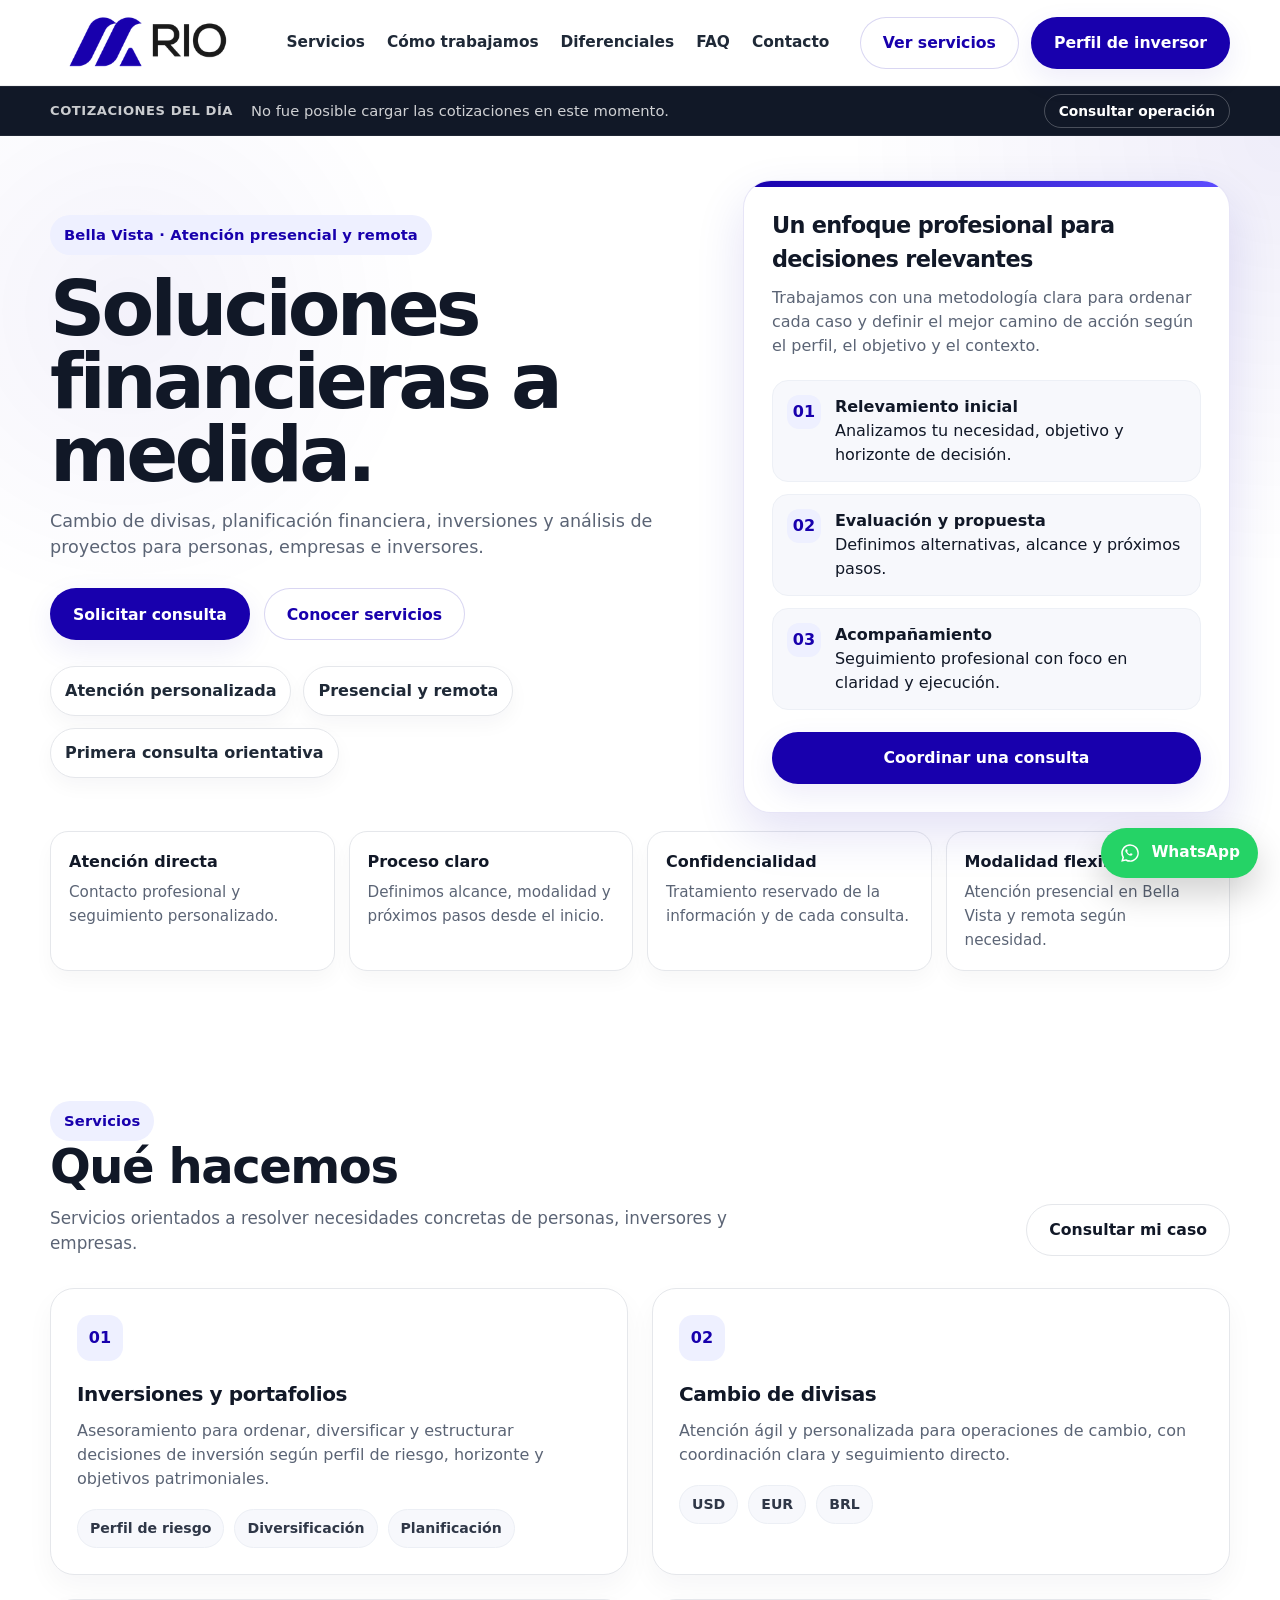
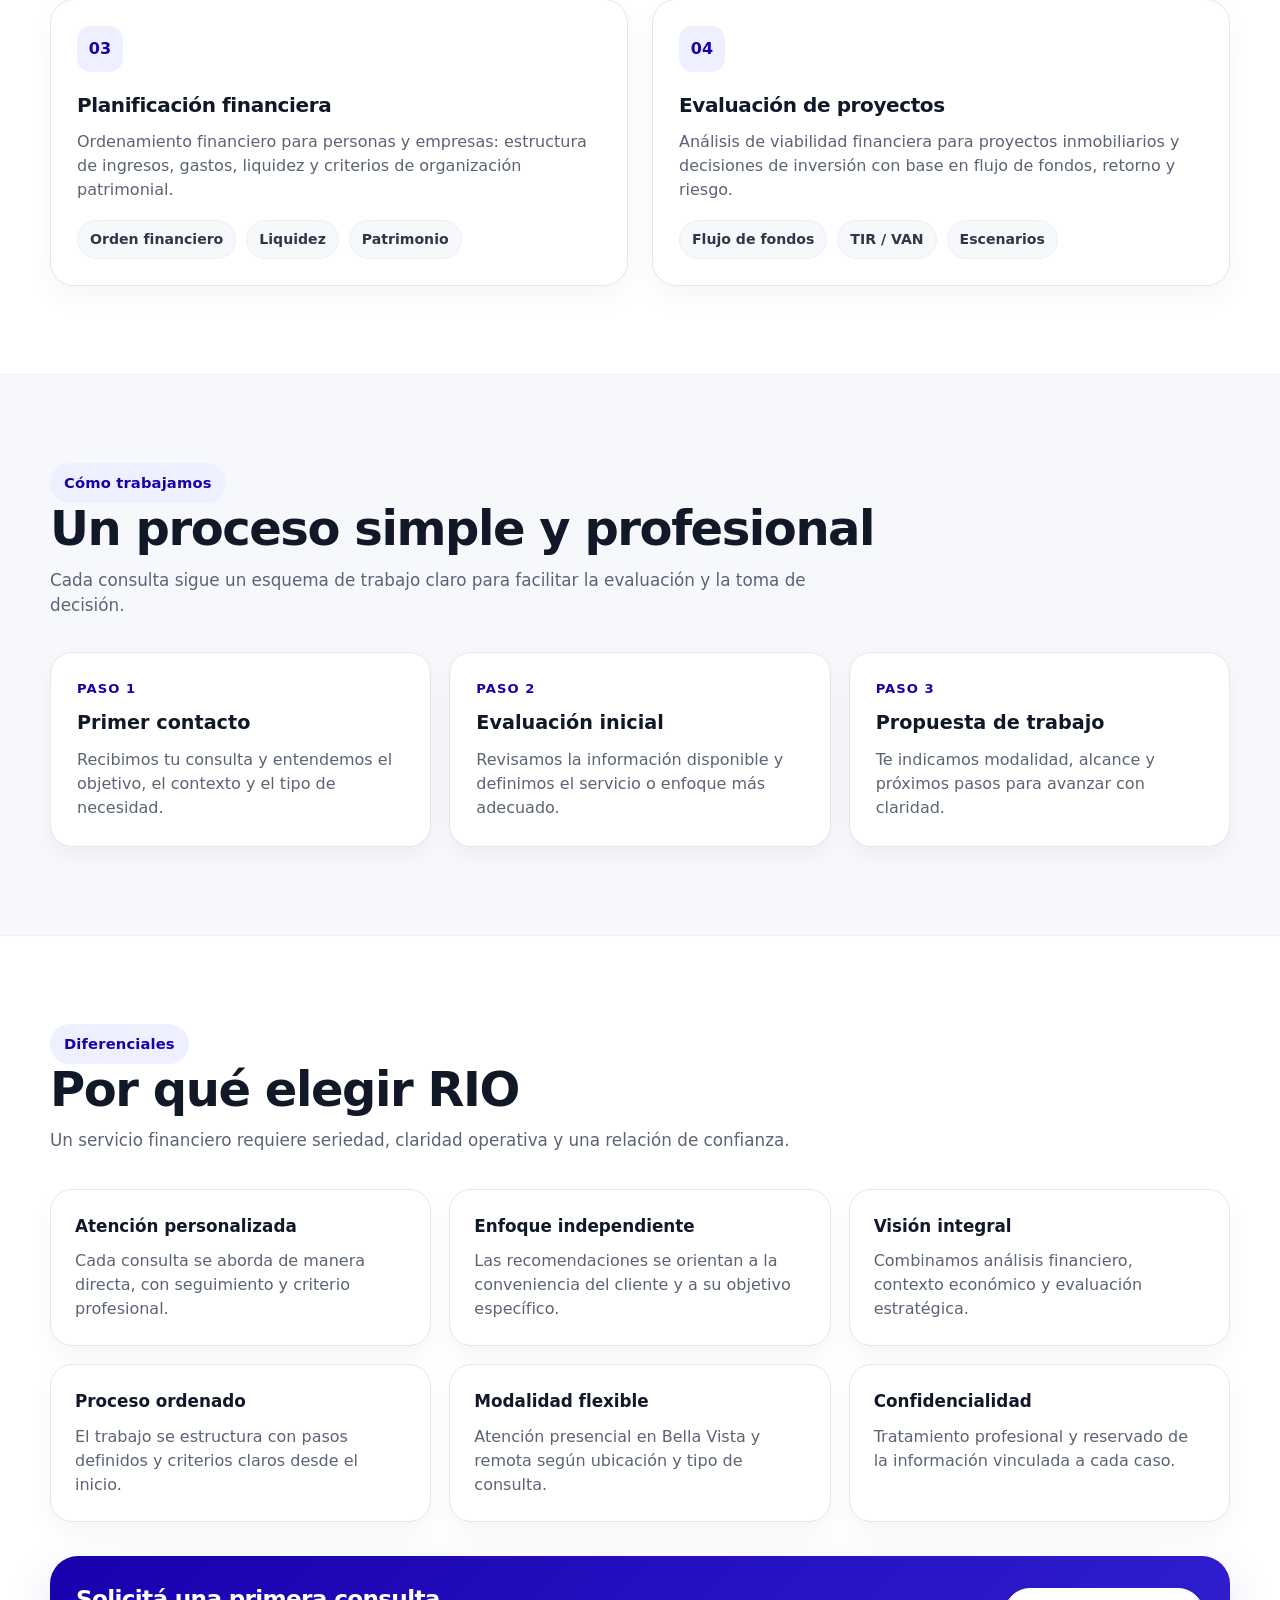
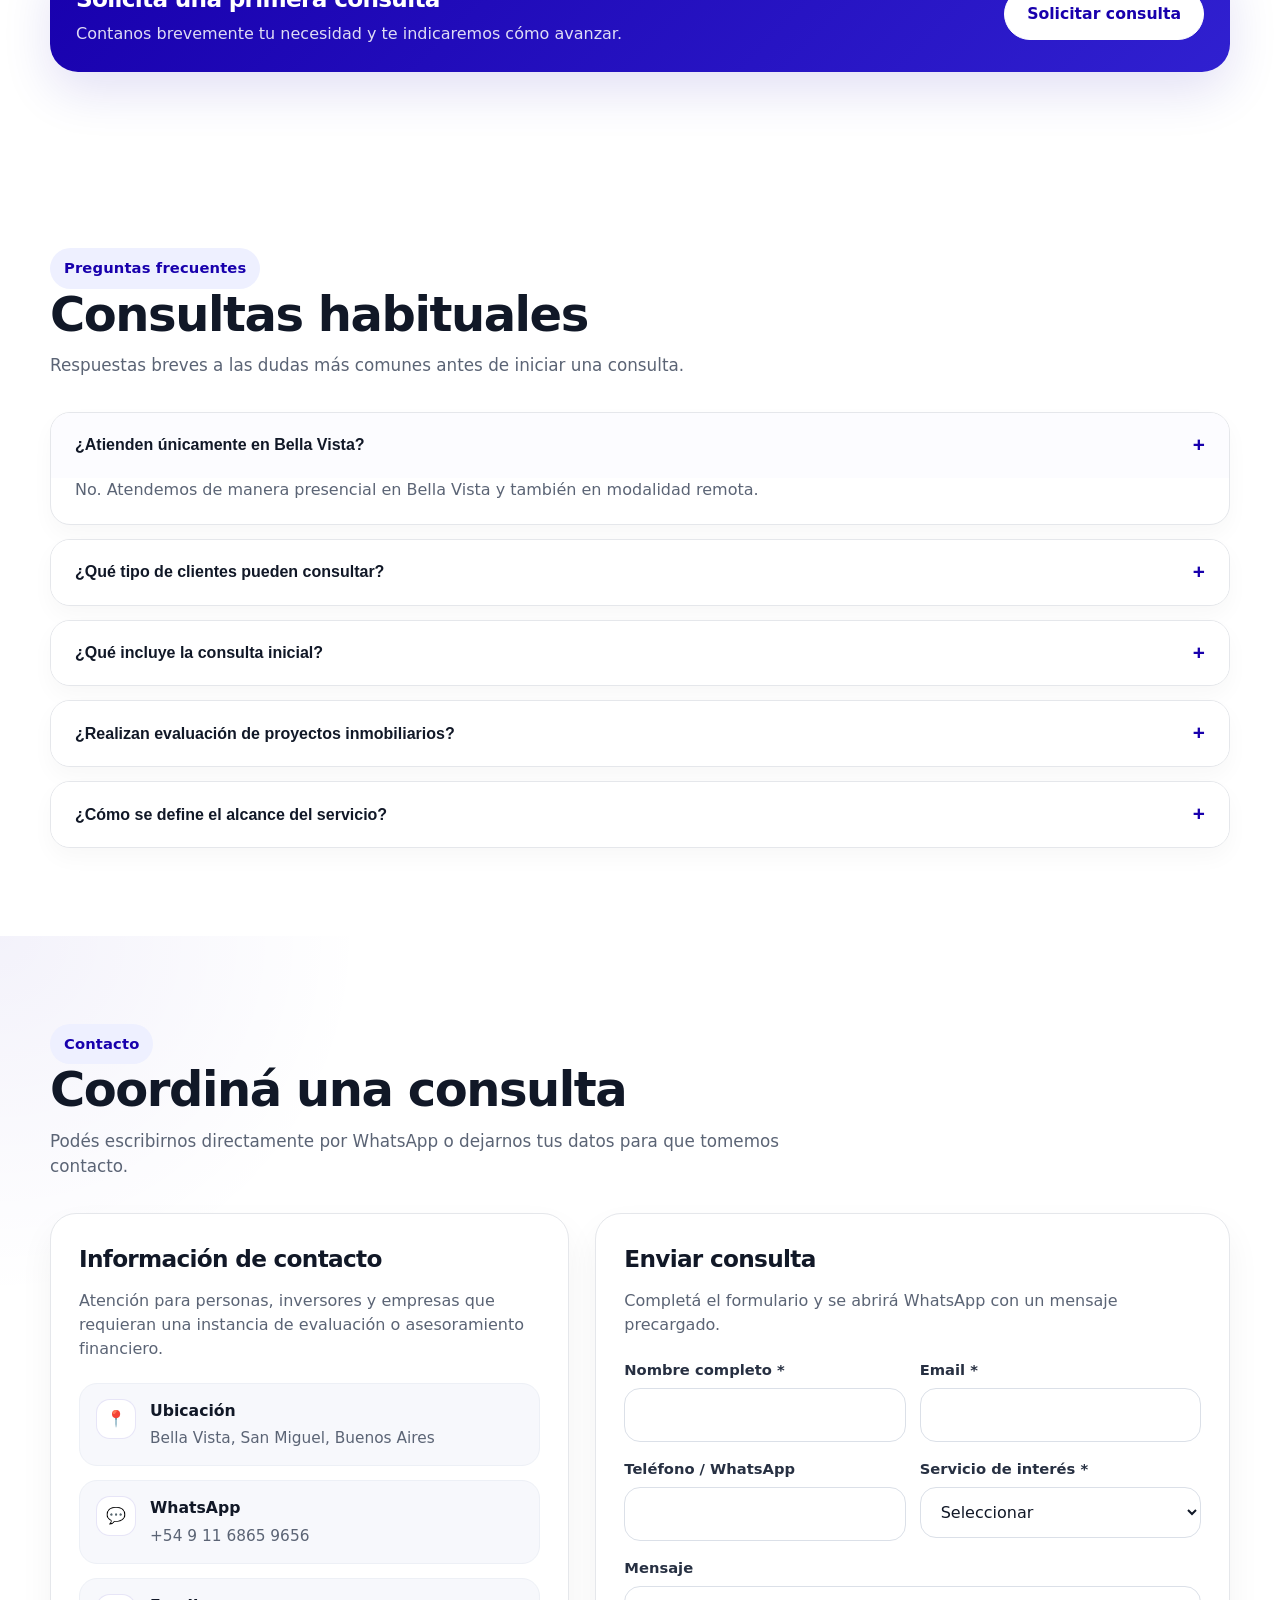
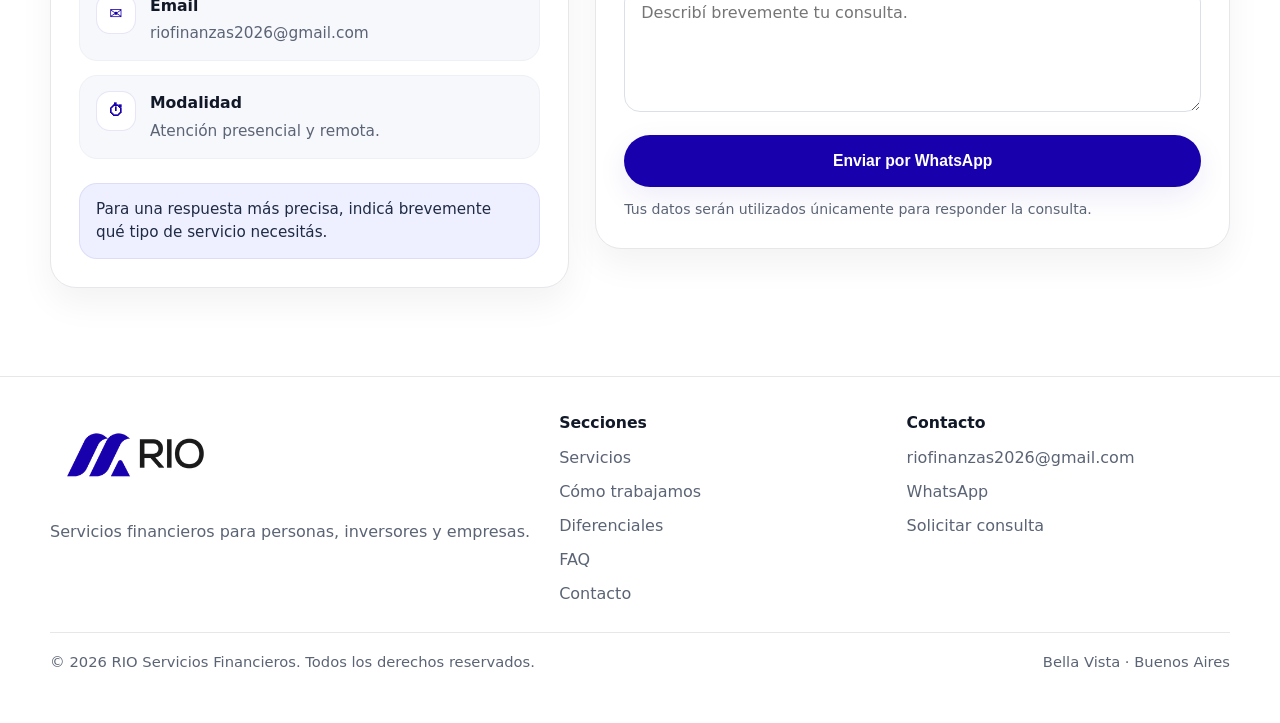
<file: index.html>
<!DOCTYPE html>
<html lang="es">
<head>
  <meta charset="UTF-8" />
  <meta name="viewport" content="width=device-width, initial-scale=1.0" />
  <link rel="icon" type="image/png" href="/favicon.png" />

  <title>RIO | Servicios Financieros</title>
  <meta
    name="description"
    content="Servicios financieros en Bella Vista, San Miguel. Inversiones, cambio de divisas, planificación financiera y evaluación de proyectos."
  />
  <meta
    name="keywords"
    content="servicios financieros, inversiones, cambio de divisas, planificación financiera, proyectos inmobiliarios, Bella Vista, San Miguel, Buenos Aires"
  />
  <meta name="theme-color" content="#1800ad" />

  <meta property="og:title" content="RIO | Servicios Financieros" />
  <meta
    property="og:description"
    content="Asesoramiento financiero profesional para personas, inversores y empresas."
  />
  <meta property="og:type" content="website" />
  <meta property="og:url" content="https://riofinanzas.ar/" />

  <link rel="stylesheet" href="/assets/css/style.css" />
</head>
<body>

  <!-- / whatsapp floating button / -->
  <a
    href="https://wa.me/message/Q4LZOLT235M4D1"
    class="floating-whatsapp"
    target="_blank"
    rel="noopener"
    aria-label="Escribinos por WhatsApp"
    title="Escribinos por WhatsApp"
  >
    <svg
      xmlns="http://www.w3.org/2000/svg"
      viewBox="0 0 32 32"
      aria-hidden="true"
      class="floating-whatsapp-icon"
    >
      <path
        fill="currentColor"
        d="M19.11 17.27c-.26-.13-1.52-.75-1.76-.83-.23-.09-.4-.13-.57.13-.17.26-.66.83-.81 1-.15.17-.3.2-.56.07-.26-.13-1.08-.4-2.06-1.28-.76-.68-1.28-1.52-1.43-1.78-.15-.26-.02-.4.11-.53.12-.12.26-.3.39-.45.13-.15.17-.26.26-.43.09-.17.04-.32-.02-.45-.07-.13-.57-1.37-.78-1.88-.21-.5-.42-.43-.57-.44h-.49c-.17 0-.45.07-.68.32-.23.26-.89.87-.89 2.12 0 1.24.91 2.44 1.03 2.61.13.17 1.78 2.72 4.32 3.81.6.26 1.08.41 1.45.53.61.19 1.16.16 1.6.1.49-.07 1.52-.62 1.74-1.22.21-.6.21-1.12.15-1.22-.07-.1-.24-.16-.5-.29z"
      />
      <path
        fill="currentColor"
        d="M16.03 3.2c-7.08 0-12.83 5.75-12.83 12.83 0 2.27.6 4.5 1.74 6.46L3.1 28.8l6.5-1.7a12.78 12.78 0 0 0 6.43 1.75h.01c7.07 0 12.82-5.76 12.82-12.84 0-3.43-1.33-6.66-3.76-9.08A12.76 12.76 0 0 0 16.03 3.2zm0 23.49h-.01a10.6 10.6 0 0 1-5.4-1.48l-.39-.23-3.86 1.01 1.03-3.76-.25-.39a10.63 10.63 0 0 1-1.64-5.67c0-5.88 4.78-10.66 10.66-10.66 2.85 0 5.52 1.11 7.53 3.12a10.58 10.58 0 0 1 3.11 7.54c0 5.88-4.78 10.67-10.65 10.67z"
      />
    </svg>

    <span class="floating-whatsapp-text">WhatsApp</span>
  </a>

  <header class="topbar">
    <div class="container">
      <nav class="nav" id="nav">
        <a href="/" class="brand" aria-label="RIO Servicios Financieros">
          <img
            src="/logo.png"
            alt="RIO Servicios Financieros"
            class="brand-logo"
          />
        </a>

        <div class="nav-links">
          <a href="#servicios">Servicios</a>
          <a href="#proceso">Cómo trabajamos</a>
          <a href="#diferenciales">Diferenciales</a>
          <a href="#faq">FAQ</a>
          <a href="#contacto">Contacto</a>
        </div>

        <div class="nav-actions">
          <a class="btn btn-secondary" href="#servicios">Ver servicios</a>
          <a class="btn btn-primary" href="/test/">Perfil de inversor</a>
          <button
            class="menu-toggle"
            id="menuToggle"
            aria-label="Abrir menú"
            aria-expanded="false"
            aria-controls="mobileMenu"
            type="button"
          >
            <span class="menu-toggle-lines" aria-hidden="true">
              <span></span>
              <span></span>
              <span></span>
            </span>
          </button>
        </div>
      </nav>

      <div class="mobile-menu" id="mobileMenu">
        <a href="#servicios">Servicios</a>
        <a href="#proceso">Cómo trabajamos</a>
        <a href="#diferenciales">Diferenciales</a>
        <a href="#faq">FAQ</a>
        <a href="#contacto">Contacto</a>
      </div>
    </div>
  </header>

  <section class="quotes-bar" aria-label="Cotizaciones del día">
    <div class="container">
      <div class="quotes-bar-inner">
        <div class="quotes-bar-label">Cotizaciones del día</div>

        <div class="quotes-ticker" id="quotesTicker">
          <div class="quotes-track">
            <div class="quote-item quote-loading">Cargando cotizaciones...</div>
          </div>
        </div>

        <a
          href="https://wa.me/message/Q4LZOLT235M4D1"
          class="quotes-bar-cta"
          target="_blank"
          rel="noopener"
        >
          Consultar operación
        </a>
      </div>
    </div>
  </section>

  <main>
    <section class="hero" id="inicio">
      <div class="container">
        <div class="hero-grid">
          <div class="hero-copy reveal">
            <div class="eyebrow">Bella Vista · Atención presencial y remota</div>

            <h1>Soluciones financieras a medida.</h1>

            <p>
              Cambio de divisas, planificación financiera, inversiones y análisis de proyectos para personas, empresas e inversores.
            </p>

            <div class="btn-row">
              <a class="btn btn-primary" href="#contacto">Solicitar consulta</a>
              <a class="btn btn-secondary" href="#servicios">Conocer servicios</a>
            </div>

            <div class="hero-proof">
              <div class="proof-chip">Atención personalizada</div>
              <div class="proof-chip">Presencial y remota</div>
              <div class="proof-chip">Primera consulta orientativa</div>
            </div>
          </div>

          <aside class="hero-card reveal">
            <h3>Un enfoque profesional para decisiones relevantes</h3>
            <p>
              Trabajamos con una metodología clara para ordenar cada caso y definir
              el mejor camino de acción según el perfil, el objetivo y el contexto.
            </p>

            <div class="hero-list">
              <div class="hero-list-item">
                <div class="hero-list-icon">01</div>
                <div>
                  <strong>Relevamiento inicial</strong><br />
                  Analizamos tu necesidad, objetivo y horizonte de decisión.
                </div>
              </div>

              <div class="hero-list-item">
                <div class="hero-list-icon">02</div>
                <div>
                  <strong>Evaluación y propuesta</strong><br />
                  Definimos alternativas, alcance y próximos pasos.
                </div>
              </div>

              <div class="hero-list-item">
                <div class="hero-list-icon">03</div>
                <div>
                  <strong>Acompañamiento</strong><br />
                  Seguimiento profesional con foco en claridad y ejecución.
                </div>
              </div>
            </div>

            <a class="btn btn-primary" href="#contacto" style="width: 100%;">Coordinar una consulta</a>
          </aside>
        </div>

        <div class="trust-strip">
          <div class="trust-grid reveal">
            <div class="trust-box">
              <strong>Atención directa</strong>
              <span>Contacto profesional y seguimiento personalizado.</span>
            </div>
            <div class="trust-box">
              <strong>Proceso claro</strong>
              <span>Definimos alcance, modalidad y próximos pasos desde el inicio.</span>
            </div>
            <div class="trust-box">
              <strong>Confidencialidad</strong>
              <span>Tratamiento reservado de la información y de cada consulta.</span>
            </div>
            <div class="trust-box">
              <strong>Modalidad flexible</strong>
              <span>Atención presencial en Bella Vista y remota según necesidad.</span>
            </div>
          </div>
        </div>
      </div>
    </section>

    <section class="section" id="servicios">
      <div class="container">
        <div class="split-head reveal">
          <div>
            <div class="eyebrow">Servicios</div>
            <h2 class="section-title">Qué hacemos</h2>
            <p class="section-subtitle">
              Servicios orientados a resolver necesidades concretas de personas,
              inversores y empresas.
            </p>
          </div>
          <div class="btn-row">
            <a class="btn btn-ghost" href="#contacto">Consultar mi caso</a>
          </div>
        </div>

        <div class="grid cards-2">
          <article class="card reveal">
            <div class="card-number">01</div>
            <h3>Inversiones y portafolios</h3>
            <p>
              Asesoramiento para ordenar, diversificar y estructurar decisiones de inversión
              según perfil de riesgo, horizonte y objetivos patrimoniales.
            </p>
            <div class="tag-row">
              <span class="tag">Perfil de riesgo</span>
              <span class="tag">Diversificación</span>
              <span class="tag">Planificación</span>
            </div>
          </article>

          <article class="card reveal">
            <div class="card-number">02</div>
            <h3>Cambio de divisas</h3>
            <p>
              Atención ágil y personalizada para operaciones de cambio, con coordinación
              clara y seguimiento directo.
            </p>
            <div class="tag-row">
              <span class="tag">USD</span>
              <span class="tag">EUR</span>
              <span class="tag">BRL</span>
            </div>
          </article>

          <article class="card reveal">
            <div class="card-number">03</div>
            <h3>Planificación financiera</h3>
            <p>
              Ordenamiento financiero para personas y empresas: estructura de ingresos,
              gastos, liquidez y criterios de organización patrimonial.
            </p>
            <div class="tag-row">
              <span class="tag">Orden financiero</span>
              <span class="tag">Liquidez</span>
              <span class="tag">Patrimonio</span>
            </div>
          </article>

          <article class="card reveal">
            <div class="card-number">04</div>
            <h3>Evaluación de proyectos</h3>
            <p>
              Análisis de viabilidad financiera para proyectos inmobiliarios y decisiones
              de inversión con base en flujo de fondos, retorno y riesgo.
            </p>
            <div class="tag-row">
              <span class="tag">Flujo de fondos</span>
              <span class="tag">TIR / VAN</span>
              <span class="tag">Escenarios</span>
            </div>
          </article>
        </div>
      </div>
    </section>

    <section class="section process" id="proceso">
      <div class="container">
        <div class="reveal">
          <div class="eyebrow">Cómo trabajamos</div>
          <h2 class="section-title">Un proceso simple y profesional</h2>
          <p class="section-subtitle">
            Cada consulta sigue un esquema de trabajo claro para facilitar la evaluación y la toma de decisión.
          </p>
        </div>

        <div class="process-grid">
          <article class="process-card reveal">
            <div class="process-step">Paso 1</div>
            <h3>Primer contacto</h3>
            <p>
              Recibimos tu consulta y entendemos el objetivo, el contexto y el tipo de necesidad.
            </p>
          </article>

          <article class="process-card reveal">
            <div class="process-step">Paso 2</div>
            <h3>Evaluación inicial</h3>
            <p>
              Revisamos la información disponible y definimos el servicio o enfoque más adecuado.
            </p>
          </article>

          <article class="process-card reveal">
            <div class="process-step">Paso 3</div>
            <h3>Propuesta de trabajo</h3>
            <p>
              Te indicamos modalidad, alcance y próximos pasos para avanzar con claridad.
            </p>
          </article>
        </div>
      </div>
    </section>

    <section class="section" id="diferenciales">
      <div class="container">
        <div class="reveal">
          <div class="eyebrow">Diferenciales</div>
          <h2 class="section-title">Por qué elegir RIO</h2>
          <p class="section-subtitle">
            Un servicio financiero requiere seriedad, claridad operativa y una relación de confianza.
          </p>
        </div>

        <div class="why-grid">
          <div class="why-item reveal">
            <strong>Atención personalizada</strong>
            <p>
              Cada consulta se aborda de manera directa, con seguimiento y criterio profesional.
            </p>
          </div>

          <div class="why-item reveal">
            <strong>Enfoque independiente</strong>
            <p>
              Las recomendaciones se orientan a la conveniencia del cliente y a su objetivo específico.
            </p>
          </div>

          <div class="why-item reveal">
            <strong>Visión integral</strong>
            <p>
              Combinamos análisis financiero, contexto económico y evaluación estratégica.
            </p>
          </div>

          <div class="why-item reveal">
            <strong>Proceso ordenado</strong>
            <p>
              El trabajo se estructura con pasos definidos y criterios claros desde el inicio.
            </p>
          </div>

          <div class="why-item reveal">
            <strong>Modalidad flexible</strong>
            <p>
              Atención presencial en Bella Vista y remota según ubicación y tipo de consulta.
            </p>
          </div>

          <div class="why-item reveal">
            <strong>Confidencialidad</strong>
            <p>
              Tratamiento profesional y reservado de la información vinculada a cada caso.
            </p>
          </div>
        </div>

        <div class="cta-banner reveal">
          <div>
            <h3>Solicitá una primera consulta</h3>
            <p>
              Contanos brevemente tu necesidad y te indicaremos cómo avanzar.
            </p>
          </div>
          <a class="btn btn-secondary" href="#contacto">Solicitar consulta</a>
        </div>
      </div>
    </section>

    <section class="section" id="faq">
      <div class="container">
        <div class="reveal">
          <div class="eyebrow">Preguntas frecuentes</div>
          <h2 class="section-title">Consultas habituales</h2>
          <p class="section-subtitle">
            Respuestas breves a las dudas más comunes antes de iniciar una consulta.
          </p>
        </div>

        <div class="faq-wrap">
          <div class="faq-item reveal active">
            <button class="faq-question" type="button">
              <span>¿Atienden únicamente en Bella Vista?</span>
              <span>+</span>
            </button>
            <div class="faq-answer">
              <p>
                No. Atendemos de manera presencial en Bella Vista y también en modalidad remota.
              </p>
            </div>
          </div>

          <div class="faq-item reveal">
            <button class="faq-question" type="button">
              <span>¿Qué tipo de clientes pueden consultar?</span>
              <span>+</span>
            </button>
            <div class="faq-answer">
              <p>
                Trabajamos con personas, inversores y empresas según el tipo de necesidad financiera.
              </p>
            </div>
          </div>

          <div class="faq-item reveal">
            <button class="faq-question" type="button">
              <span>¿Qué incluye la consulta inicial?</span>
              <span>+</span>
            </button>
            <div class="faq-answer">
              <p>
                Una instancia orientativa para entender el caso, definir el alcance y evaluar la mejor forma de avanzar.
              </p>
            </div>
          </div>

          <div class="faq-item reveal">
            <button class="faq-question" type="button">
              <span>¿Realizan evaluación de proyectos inmobiliarios?</span>
              <span>+</span>
            </button>
            <div class="faq-answer">
              <p>
                Sí. Analizamos flujo de fondos, rentabilidad, escenarios y variables de riesgo relevantes.
              </p>
            </div>
          </div>

          <div class="faq-item reveal">
            <button class="faq-question" type="button">
              <span>¿Cómo se define el alcance del servicio?</span>
              <span>+</span>
            </button>
            <div class="faq-answer">
              <p>
                Luego del primer relevamiento, se define la modalidad de trabajo y los próximos pasos.
              </p>
            </div>
          </div>
        </div>
      </div>
    </section>

    <section class="section contact" id="contacto">
      <div class="container">
        <div class="reveal">
          <div class="eyebrow">Contacto</div>
          <h2 class="section-title">Coordiná una consulta</h2>
          <p class="section-subtitle">
            Podés escribirnos directamente por WhatsApp o dejarnos tus datos para que tomemos contacto.
          </p>
        </div>

        <div class="contact-grid">
          <aside class="contact-panel reveal">
            <h3>Información de contacto</h3>
            <p>
              Atención para personas, inversores y empresas que requieran una instancia de evaluación o asesoramiento financiero.
            </p>

            <div class="contact-list">
              <div class="contact-item">
                <div class="contact-icon">📍</div>
                <div>
                  <strong>Ubicación</strong>
                  <span>Bella Vista, San Miguel, Buenos Aires</span>
                </div>
              </div>

              <div class="contact-item">
                <div class="contact-icon">💬</div>
                <div>
                  <strong>WhatsApp</strong>
                  <a href="https://wa.me/message/Q4LZOLT235M4D1" target="_blank" rel="noopener">
                    +54 9 11 6865 9656
                  </a>
                </div>
              </div>

              <div class="contact-item">
                <div class="contact-icon">✉</div>
                <div>
                  <strong>Email</strong>
                  <a href="mailto:riofinanzas2026@gmail.com">riofinanzas2026@gmail.com</a>
                </div>
              </div>

              <div class="contact-item">
                <div class="contact-icon">⏱</div>
                <div>
                  <strong>Modalidad</strong>
                  <span>Atención presencial y remota.</span>
                </div>
              </div>
            </div>

            <div class="mini-note">
              Para una respuesta más precisa, indicá brevemente qué tipo de servicio necesitás.
            </div>
          </aside>

          <div class="form-panel reveal">
            <h3>Enviar consulta</h3>
            <p>
              Completá el formulario y se abrirá WhatsApp con un mensaje precargado.
            </p>

            <form id="contactForm" data-whatsapp="5491168659656">
              <div class="field-row">
                <div>
                  <label for="nombre">Nombre completo *</label>
                  <input type="text" id="nombre" name="nombre" required />
                </div>

                <div>
                  <label for="email">Email *</label>
                  <input type="email" id="email" name="email" required />
                </div>
              </div>

              <div class="field-row">
                <div>
                  <label for="telefono">Teléfono / WhatsApp</label>
                  <input type="text" id="telefono" name="telefono" />
                </div>

                <div>
                  <label for="servicio">Servicio de interés *</label>
                  <select id="servicio" name="servicio" required>
                    <option value="">Seleccionar</option>
                    <option>Inversiones y portafolios</option>
                    <option>Cambio de divisas</option>
                    <option>Planificación financiera</option>
                    <option>Evaluación de proyectos</option>
                  </select>
                </div>
              </div>

              <div>
                <label for="mensaje">Mensaje</label>
                <textarea
                  id="mensaje"
                  name="mensaje"
                  placeholder="Describí brevemente tu consulta."
                ></textarea>
              </div>

              <button type="submit" class="btn btn-primary">Enviar por WhatsApp</button>

              <div class="form-legal">
                Tus datos serán utilizados únicamente para responder la consulta.
              </div>

              <div class="success-box" id="successBox">
                Se abrió tu consulta en WhatsApp.
              </div>
            </form>
          </div>
        </div>
      </div>
    </section>
  </main>

  <footer>
    <div class="container">
      <div class="footer-grid">
        <div class="footer-brand">
          <a href="#inicio" class="brand" aria-label="RIO Servicios Financieros">
            <img
              src="/logo.png"
              alt="RIO Servicios Financieros"
              class="brand-logo footer-logo"
            />
          </a>
          <p>
            Servicios financieros para personas, inversores y empresas.
          </p>
        </div>

        <div class="footer-col">
          <h4>Secciones</h4>
          <div class="footer-links">
            <a href="#servicios">Servicios</a>
            <a href="#proceso">Cómo trabajamos</a>
            <a href="#diferenciales">Diferenciales</a>
            <a href="#faq">FAQ</a>
            <a href="#contacto">Contacto</a>
          </div>
        </div>

        <div class="footer-col">
          <h4>Contacto</h4>
          <div class="footer-links">
            <a href="mailto:riofinanzas2026@gmail.com">riofinanzas2026@gmail.com</a>
            <a href="https://wa.me/message/Q4LZOLT235M4D1" target="_blank" rel="noopener">WhatsApp</a>
            <a href="#contacto">Solicitar consulta</a>
          </div>
        </div>
      </div>

      <div class="copyright">
        <span>© 2026 RIO Servicios Financieros. Todos los derechos reservados.</span>
        <span>Bella Vista · Buenos Aires</span>
      </div>
    </div>
  </footer>

  <script src="/assets/js/quotes-config.js"></script>
  <script src="/assets/js/script.js"></script>

</body>
</html>
</file>
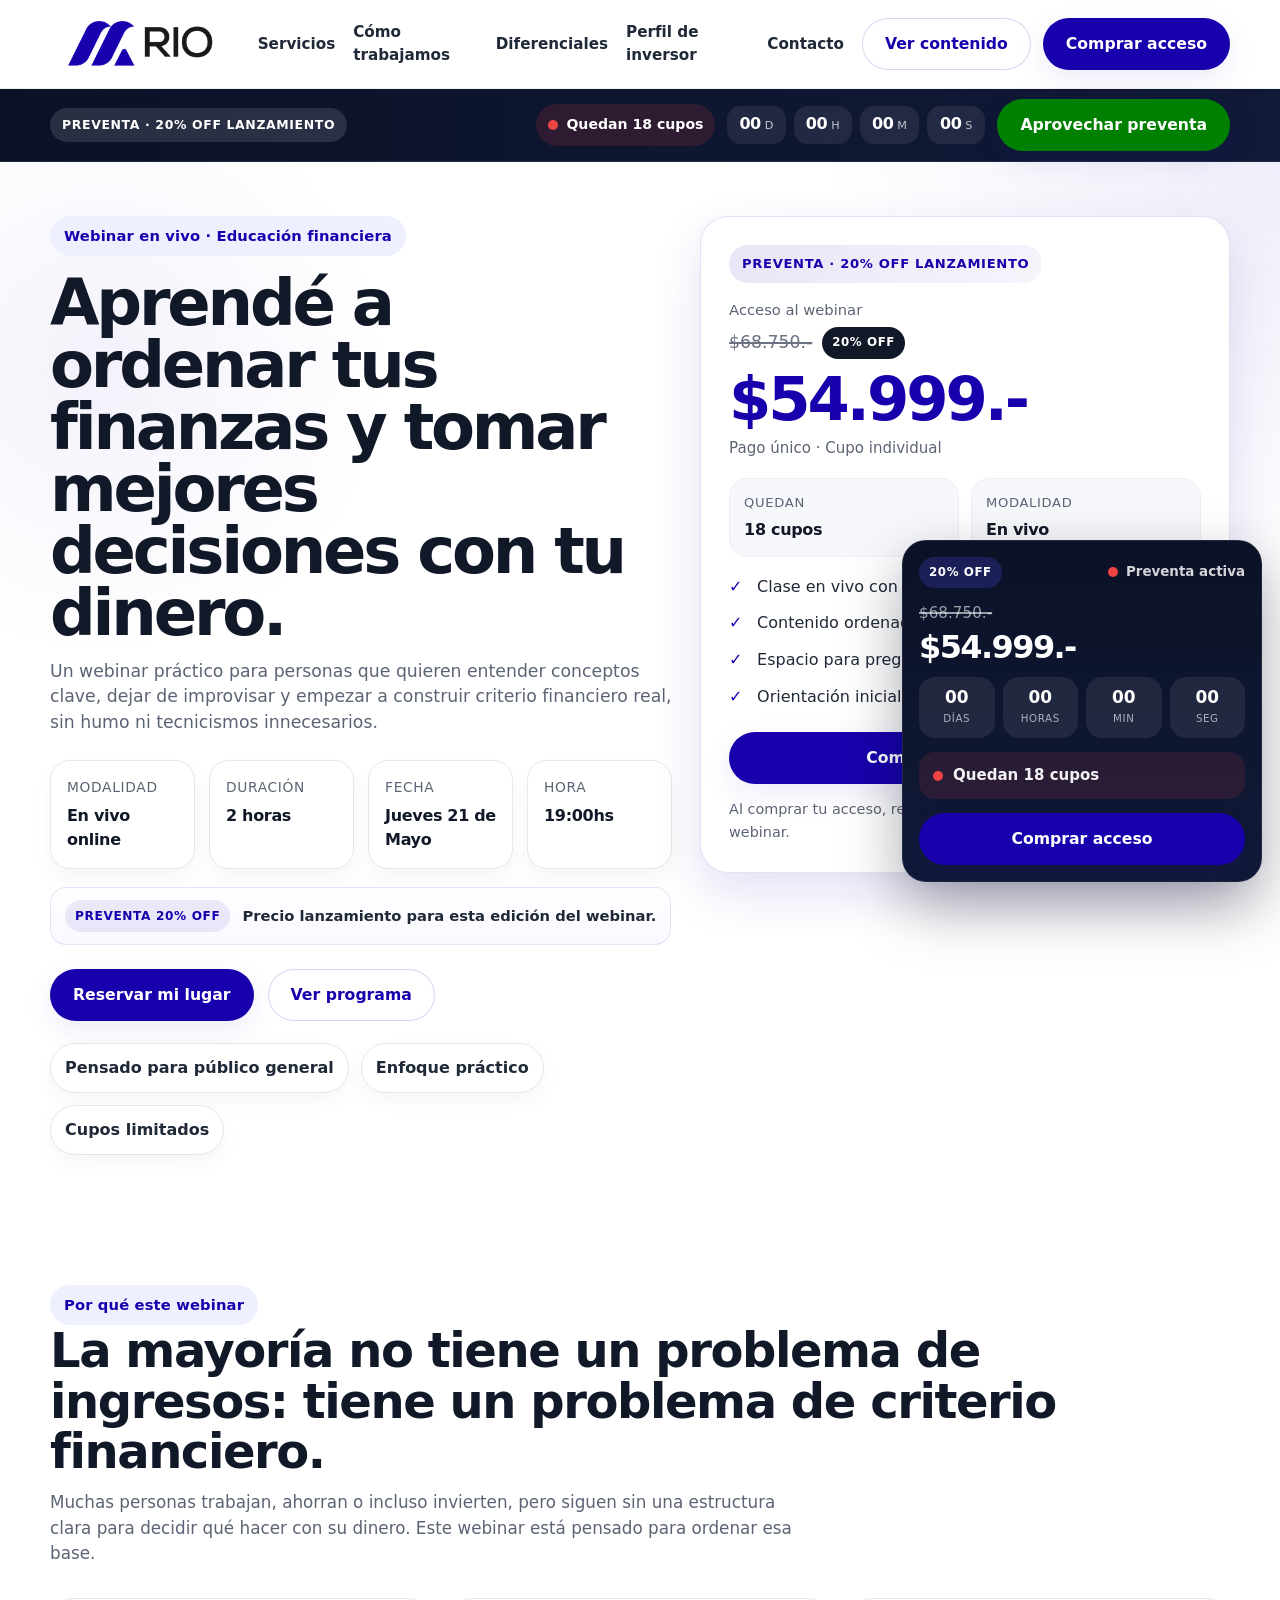
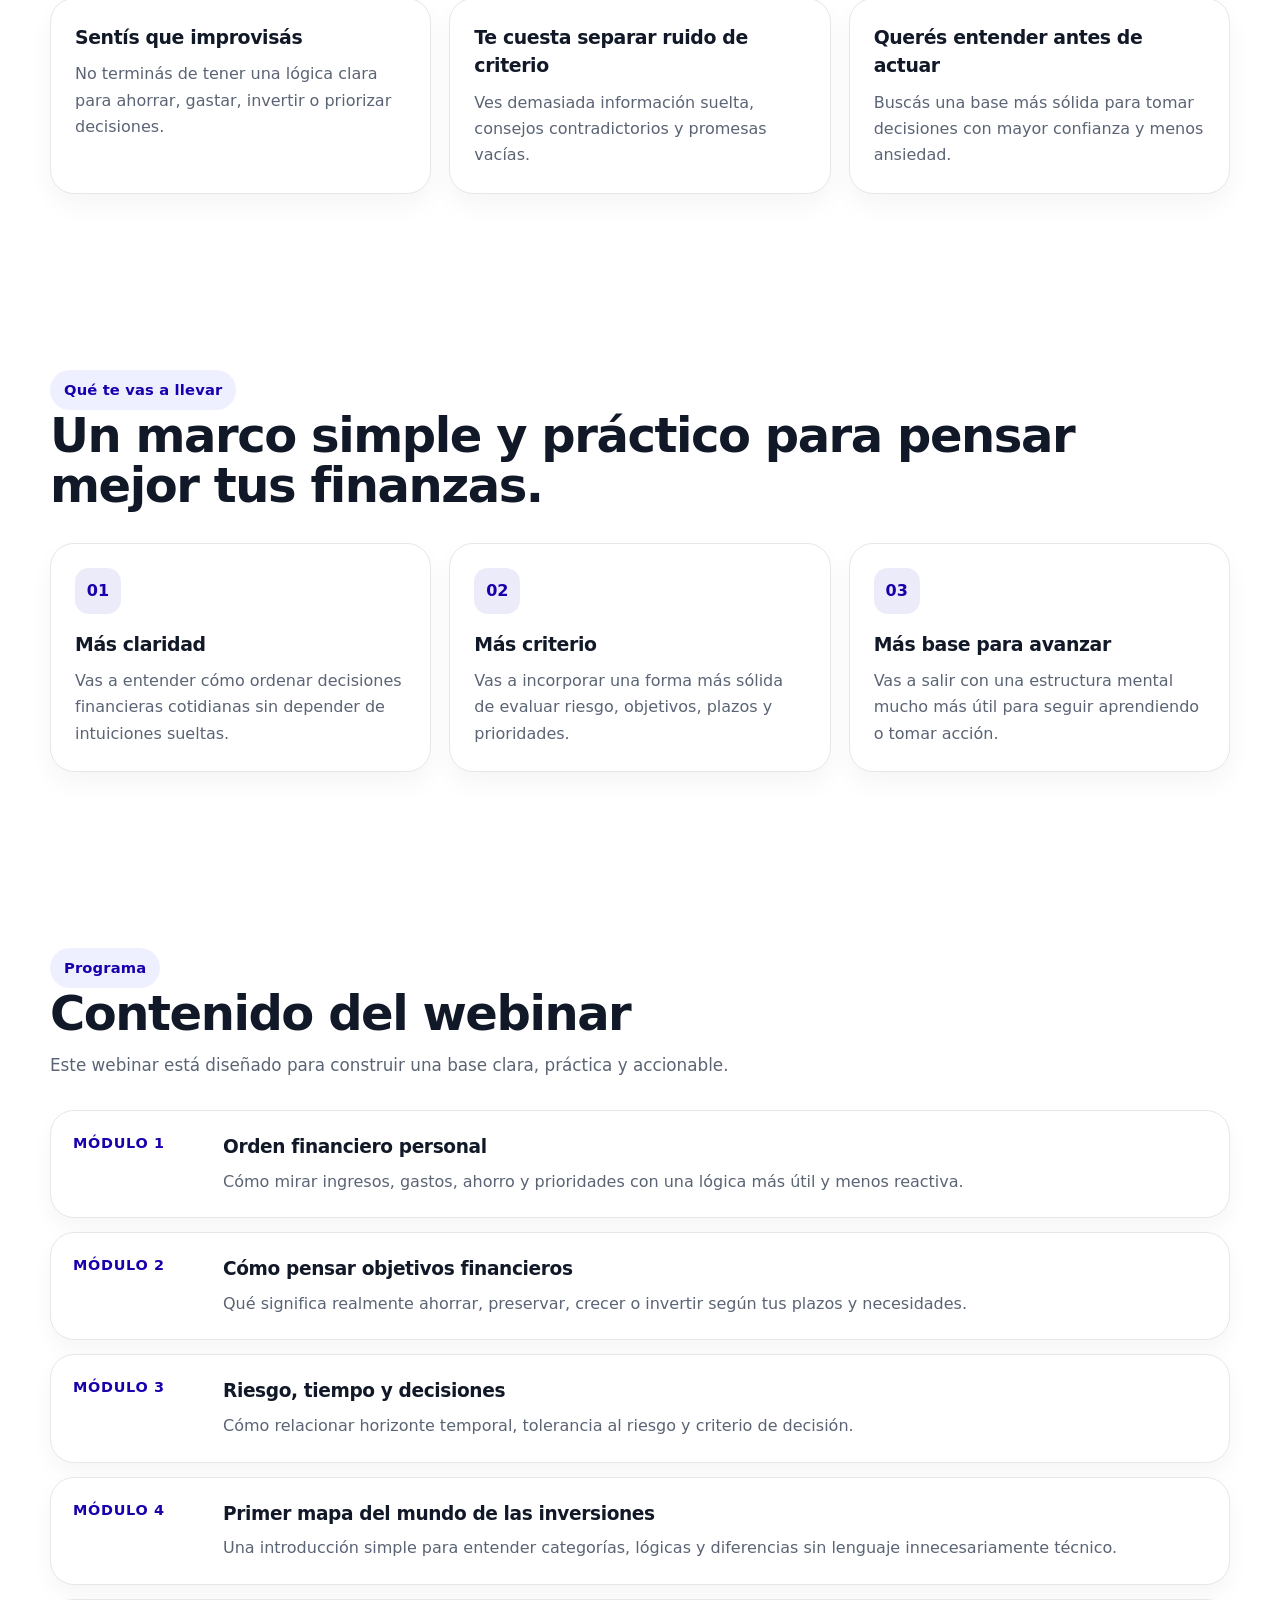
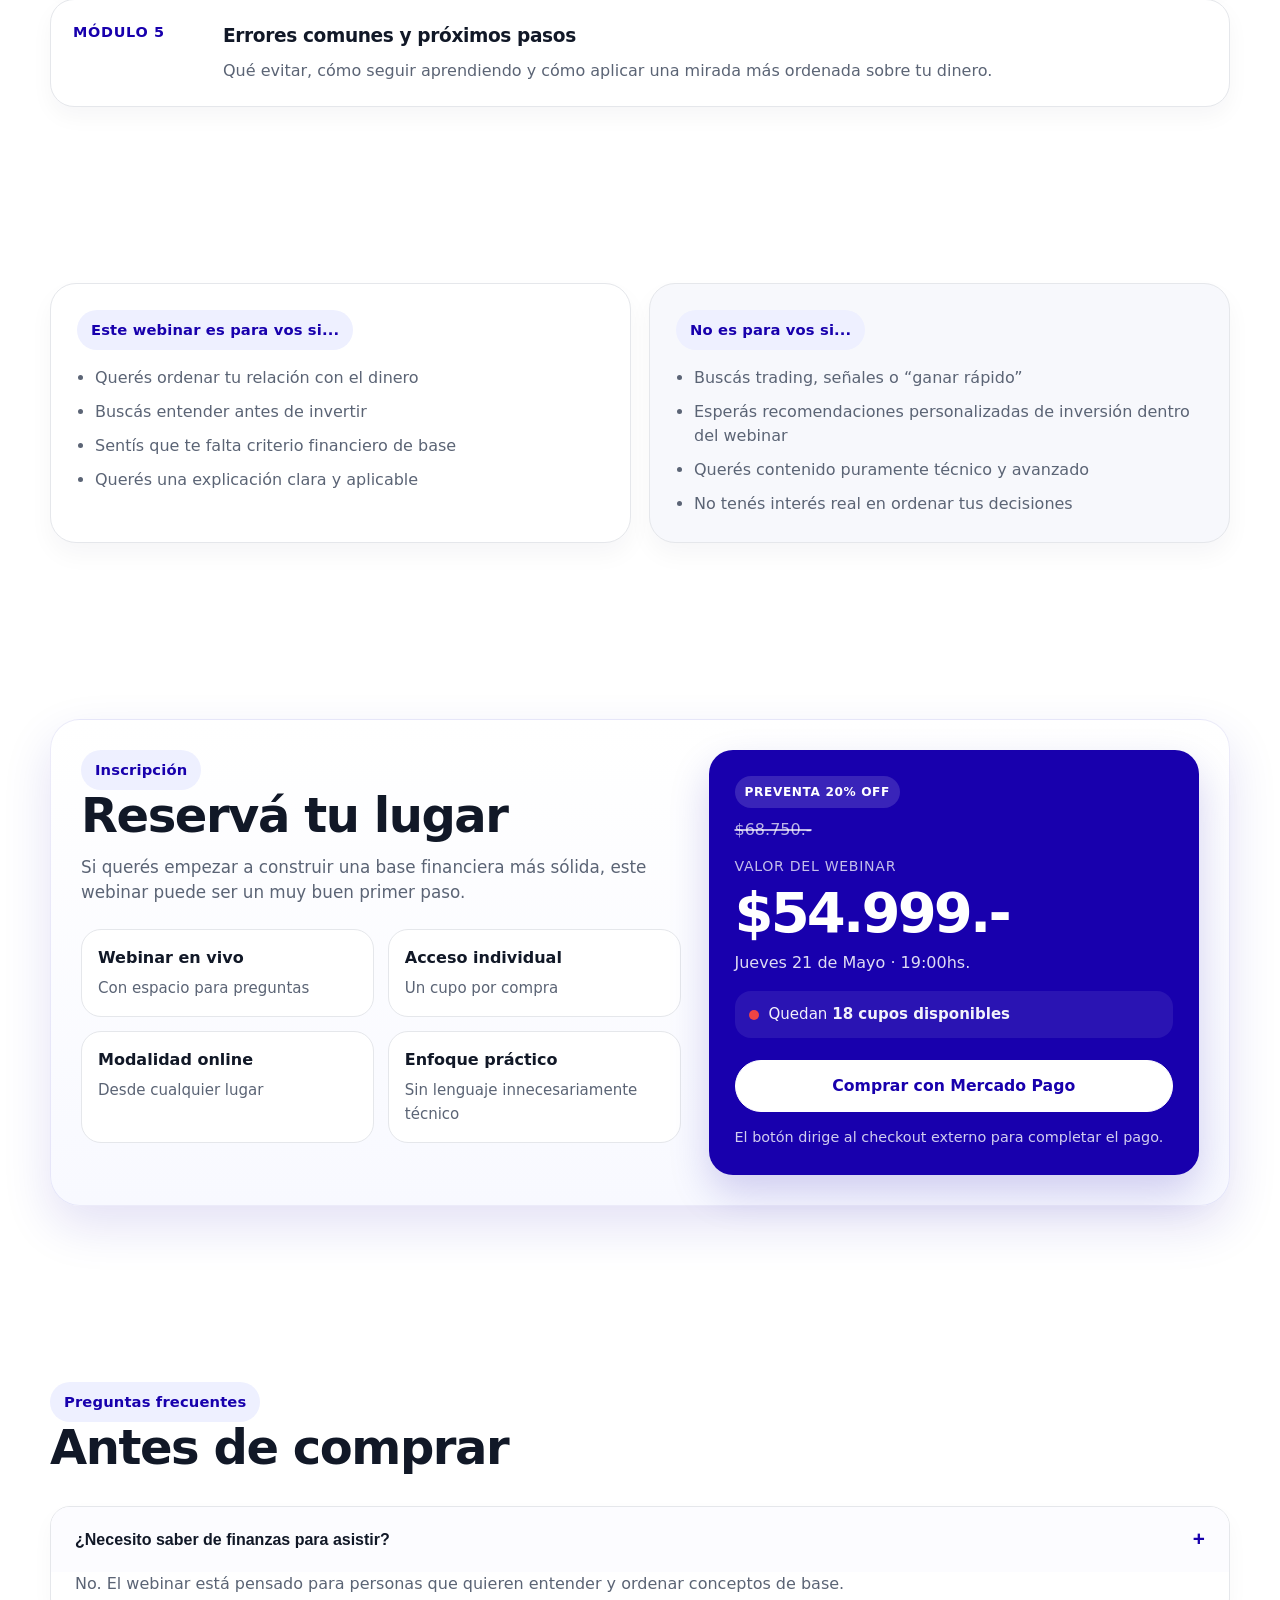
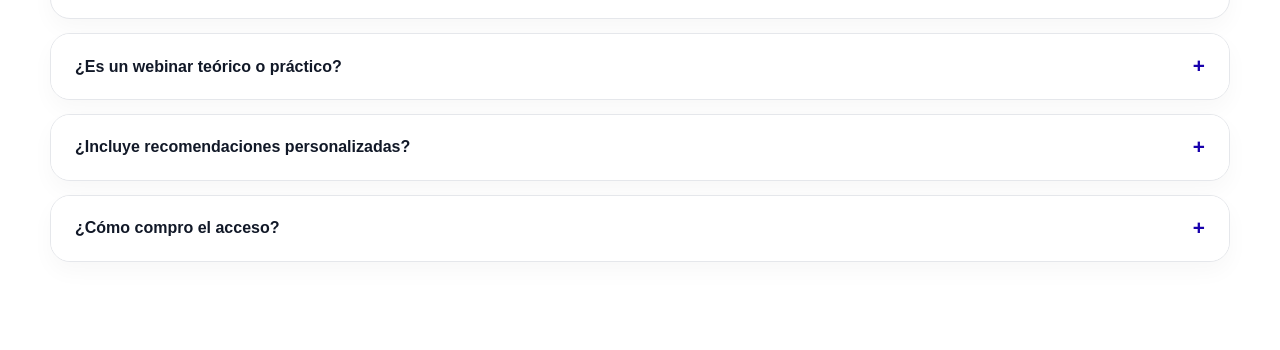
<file: learning/index.html>
<!DOCTYPE html>
<html lang="es">
<head>
  <meta charset="UTF-8" />
  <meta name="viewport" content="width=device-width, initial-scale=1.0" />

  <title>Webinar de Educación Financiera | RIO</title>
  <meta
    name="description"
    content="Webinar de educación financiera para ordenar tus decisiones con el dinero, entender inversiones y aprender a construir una base financiera más sólida."
  />
  <meta name="theme-color" content="#1800ad" />

  <link rel="icon" type="image/png" href="/favicon.png" />
  <link rel="stylesheet" href="/assets/css/style.css" />
  <link rel="stylesheet" href="/assets/css/learning.css" />
</head>
<body>
  <header class="topbar">
    <div class="container">
      <nav class="nav nav-learning" id="nav">
        <a href="/#inicio" class="brand" aria-label="RIO Servicios Financieros">
          <img src="/logo.png" alt="RIO Servicios Financieros" class="brand-logo" />
        </a>

        <div class="nav-links nav-links-learning">
          <a href="/#servicios">Servicios</a>
          <a href="/#proceso">Cómo trabajamos</a>
          <a href="/#diferenciales">Diferenciales</a>
          <a href="/test/">Perfil de inversor</a>
          <a href="/#contacto">Contacto</a>
        </div>

        <div class="nav-actions nav-actions-learning">
          <a class="btn btn-secondary" href="#contenido">Ver contenido</a>
          <a class="btn btn-primary" href="#comprar">Comprar acceso</a>
          <button class="menu-toggle" id="menuToggle" aria-label="Abrir menú">☰</button>
        </div>
      </nav>

      <div class="mobile-menu" id="mobileMenu">
        <a href="/#servicios">Servicios</a>
        <a href="/#proceso">Cómo trabajamos</a>
        <a href="/#diferenciales">Diferenciales</a>
        <a href="/test/">Perfil de inversor</a>
        <a href="/#contacto">Contacto</a>
      </div>
    </div>
  </header>

  <section class="learning-promo-bar">
    <div class="container">
      <div class="learning-promo-bar__inner">
        <div class="learning-promo-bar__left">
          <span class="learning-promo-bar__badge">Preventa · 20% OFF lanzamiento</span>
        </div>

        <div class="learning-promo-bar__right">
          <div class="learning-promo-bar__seats">
            <span class="learning-live-dot"></span>
            <span>Quedan <strong><span data-seats-count>18</span> cupos</strong></span>
          </div>

          <div class="learning-promo-bar__countdown">
            <span class="learning-promo-bar__count-item">
              <strong data-countdown="days">00</strong>
              <small>d</small>
            </span>
            <span class="learning-promo-bar__count-item">
              <strong data-countdown="hours">00</strong>
              <small>h</small>
            </span>
            <span class="learning-promo-bar__count-item">
              <strong data-countdown="minutes">00</strong>
              <small>m</small>
            </span>
            <span class="learning-promo-bar__count-item">
              <strong data-countdown="seconds">00</strong>
              <small>s</small>
            </span>
          </div>

          <a href="#comprar" class="btn btn-primary learning-promo-bar__cta">Aprovechar preventa</a>
        </div>
      </div>
    </div>
  </section>

  <main class="learning-page">
    <section class="learning-hero">
      <div class="container">
        <div class="learning-hero-grid">
          <div class="learning-hero-copy reveal">
            <div class="eyebrow">Webinar en vivo · Educación financiera</div>

            <h1>Aprendé a ordenar tus finanzas y tomar mejores decisiones con tu dinero.</h1>

            <p class="learning-hero-subtitle">
              Un webinar práctico para personas que quieren entender conceptos clave,
              dejar de improvisar y empezar a construir criterio financiero real, sin humo ni tecnicismos innecesarios.
            </p>

            <div class="learning-meta-row">
              <div class="learning-meta-card">
                <span class="learning-meta-label">Modalidad</span>
                <strong>En vivo online</strong>
              </div>
              <div class="learning-meta-card">
                <span class="learning-meta-label">Duración</span>
                <strong>2 horas</strong>
              </div>
              <div class="learning-meta-card">
                <span class="learning-meta-label">Fecha</span>
                <strong>Jueves 21 de Mayo</strong>
              </div>
              <div class="learning-meta-card">
                <span class="learning-meta-label">Hora</span>
                <strong>19:00hs</strong>
              </div>
            </div>

            <div class="learning-inline-offer">
              <span class="learning-inline-offer-badge">Preventa 20% OFF</span>
              <span class="learning-inline-offer-text">
                Precio lanzamiento para esta edición del webinar.
              </span>
            </div>

            <div class="btn-row">
              <a href="#comprar" class="btn btn-primary">Reservar mi lugar</a>
              <a href="#contenido" class="btn btn-secondary">Ver programa</a>
            </div>

            <div class="hero-proof learning-proof">
              <div class="proof-chip">Pensado para público general</div>
              <div class="proof-chip">Enfoque práctico</div>
              <div class="proof-chip">Cupos limitados</div>
            </div>
          </div>

          <aside class="learning-hero-card reveal">
            <div class="learning-offer-ribbon">Preventa · 20% OFF lanzamiento</div>

            <div class="learning-price-wrap">
              <div class="learning-price-label">Acceso al webinar</div>

              <div class="learning-price-anchor">
                <span class="learning-price-old">$68.750.-</span>
                <span class="learning-discount-badge">20% OFF</span>
              </div>

              <div class="learning-price">$54.999.-</div>
              <div class="learning-price-note">Pago único · Cupo individual</div>
            </div>

            <div class="learning-mini-proof">
              <div class="learning-mini-proof-item">
                <span class="learning-mini-proof-label">Quedan</span>
                <strong><span data-seats-count>18</span> cupos</strong>
              </div>
              <div class="learning-mini-proof-item">
                <span class="learning-mini-proof-label">Modalidad</span>
                <strong>En vivo</strong>
              </div>
            </div>

            <ul class="learning-check-list">
              <li>Clase en vivo con enfoque práctico</li>
              <li>Contenido ordenado para no especialistas</li>
              <li>Espacio para preguntas</li>
              <li>Orientación inicial para aplicar lo aprendido</li>
            </ul>

            <a
              href="__PEGAR_LINK_MERCADOPAGO__"
              class="btn btn-primary learning-buy-btn"
              target="_blank"
              rel="noopener"
            >
              Comprar acceso ahora
            </a>

            <p class="learning-buy-note">
              Al comprar tu acceso, reservás tu lugar para esta edición del webinar.
            </p>
          </aside>
        </div>
      </div>
    </section>

    <section class="section learning-problem-section">
      <div class="container">
        <div class="learning-section-head reveal">
          <div class="eyebrow">Por qué este webinar</div>
          <h2 class="section-title">La mayoría no tiene un problema de ingresos: tiene un problema de criterio financiero.</h2>
          <p class="section-subtitle">
            Muchas personas trabajan, ahorran o incluso invierten, pero siguen sin una estructura clara
            para decidir qué hacer con su dinero. Este webinar está pensado para ordenar esa base.
          </p>
        </div>

        <div class="learning-problem-grid">
          <article class="problem-card reveal">
            <h3>Sentís que improvisás</h3>
            <p>No terminás de tener una lógica clara para ahorrar, gastar, invertir o priorizar decisiones.</p>
          </article>

          <article class="problem-card reveal">
            <h3>Te cuesta separar ruido de criterio</h3>
            <p>Ves demasiada información suelta, consejos contradictorios y promesas vacías.</p>
          </article>

          <article class="problem-card reveal">
            <h3>Querés entender antes de actuar</h3>
            <p>Buscás una base más sólida para tomar decisiones con mayor confianza y menos ansiedad.</p>
          </article>
        </div>
      </div>
    </section>

    <section class="section learning-value-section">
      <div class="container">
        <div class="learning-section-head reveal">
          <div class="eyebrow">Qué te vas a llevar</div>
          <h2 class="section-title">Un marco simple y práctico para pensar mejor tus finanzas.</h2>
        </div>

        <div class="learning-value-grid">
          <article class="value-card reveal">
            <div class="value-number">01</div>
            <h3>Más claridad</h3>
            <p>Vas a entender cómo ordenar decisiones financieras cotidianas sin depender de intuiciones sueltas.</p>
          </article>

          <article class="value-card reveal">
            <div class="value-number">02</div>
            <h3>Más criterio</h3>
            <p>Vas a incorporar una forma más sólida de evaluar riesgo, objetivos, plazos y prioridades.</p>
          </article>

          <article class="value-card reveal">
            <div class="value-number">03</div>
            <h3>Más base para avanzar</h3>
            <p>Vas a salir con una estructura mental mucho más útil para seguir aprendiendo o tomar acción.</p>
          </article>
        </div>
      </div>
    </section>

    <section class="section learning-content-section" id="contenido">
      <div class="container">
        <div class="learning-section-head reveal">
          <div class="eyebrow">Programa</div>
          <h2 class="section-title">Contenido del webinar</h2>
          <p class="section-subtitle">
            Este webinar está diseñado para construir una base clara, práctica y accionable.
          </p>
        </div>

        <div class="learning-content-list">
          <article class="content-item reveal">
            <div class="content-step">Módulo 1</div>
            <div class="content-body">
              <h3>Orden financiero personal</h3>
              <p>Cómo mirar ingresos, gastos, ahorro y prioridades con una lógica más útil y menos reactiva.</p>
            </div>
          </article>

          <article class="content-item reveal">
            <div class="content-step">Módulo 2</div>
            <div class="content-body">
              <h3>Cómo pensar objetivos financieros</h3>
              <p>Qué significa realmente ahorrar, preservar, crecer o invertir según tus plazos y necesidades.</p>
            </div>
          </article>

          <article class="content-item reveal">
            <div class="content-step">Módulo 3</div>
            <div class="content-body">
              <h3>Riesgo, tiempo y decisiones</h3>
              <p>Cómo relacionar horizonte temporal, tolerancia al riesgo y criterio de decisión.</p>
            </div>
          </article>

          <article class="content-item reveal">
            <div class="content-step">Módulo 4</div>
            <div class="content-body">
              <h3>Primer mapa del mundo de las inversiones</h3>
              <p>Una introducción simple para entender categorías, lógicas y diferencias sin lenguaje innecesariamente técnico.</p>
            </div>
          </article>

          <article class="content-item reveal">
            <div class="content-step">Módulo 5</div>
            <div class="content-body">
              <h3>Errores comunes y próximos pasos</h3>
              <p>Qué evitar, cómo seguir aprendiendo y cómo aplicar una mirada más ordenada sobre tu dinero.</p>
            </div>
          </article>
        </div>
      </div>
    </section>

    <section class="section learning-audience-section">
      <div class="container">
        <div class="audience-grid">
          <div class="audience-card reveal">
            <div class="eyebrow">Este webinar es para vos si...</div>
            <ul class="audience-list">
              <li>Querés ordenar tu relación con el dinero</li>
              <li>Buscás entender antes de invertir</li>
              <li>Sentís que te falta criterio financiero de base</li>
              <li>Querés una explicación clara y aplicable</li>
            </ul>
          </div>

          <div class="audience-card audience-card-alt reveal">
            <div class="eyebrow">No es para vos si...</div>
            <ul class="audience-list">
              <li>Buscás trading, señales o “ganar rápido”</li>
              <li>Esperás recomendaciones personalizadas de inversión dentro del webinar</li>
              <li>Querés contenido puramente técnico y avanzado</li>
              <li>No tenés interés real en ordenar tus decisiones</li>
            </ul>
          </div>
        </div>
      </div>
    </section>

    <section class="section learning-offer-section" id="comprar">
      <div class="container">
        <div class="offer-card reveal">
          <div class="offer-card-copy">
            <div class="eyebrow">Inscripción</div>
            <h2 class="section-title">Reservá tu lugar</h2>
            <p class="section-subtitle">
              Si querés empezar a construir una base financiera más sólida, este webinar puede ser un muy buen primer paso.
            </p>

            <div class="offer-feature-grid">
              <div class="offer-feature">
                <strong>Webinar en vivo</strong>
                <span>Con espacio para preguntas</span>
              </div>
              <div class="offer-feature">
                <strong>Acceso individual</strong>
                <span>Un cupo por compra</span>
              </div>
              <div class="offer-feature">
                <strong>Modalidad online</strong>
                <span>Desde cualquier lugar</span>
              </div>
              <div class="offer-feature">
                <strong>Enfoque práctico</strong>
                <span>Sin lenguaje innecesariamente técnico</span>
              </div>
            </div>
          </div>

          <aside class="offer-checkout">
            <div class="learning-checkout-promo">
              <span class="learning-checkout-tag">Preventa 20% OFF</span>
              <div class="learning-checkout-old-price">$68.750.-</div>
            </div>

            <div class="offer-price-label">Valor del webinar</div>
            <div class="offer-price">$54.999.-</div>
            <div class="offer-date">Jueves 21 de Mayo · 19:00hs.</div>

            <div class="learning-checkout-seats">
              <span class="learning-live-dot"></span>
              <span>Quedan <strong><span data-seats-count>18</span> cupos disponibles</strong></span>
            </div>

            <a
              href="__PEGAR_LINK_MERCADOPAGO__"
              class="btn btn-primary offer-buy-btn"
              target="_blank"
              rel="noopener"
            >
              Comprar con Mercado Pago
            </a>

            <div class="offer-security-note">
              El botón dirige al checkout externo para completar el pago.
            </div>
          </aside>
        </div>
      </div>
    </section>

    <section class="section learning-faq-section">
      <div class="container">
        <div class="learning-section-head reveal">
          <div class="eyebrow">Preguntas frecuentes</div>
          <h2 class="section-title">Antes de comprar</h2>
        </div>

        <div class="faq-wrap">
          <div class="faq-item reveal active">
            <button class="faq-question" type="button">
              <span>¿Necesito saber de finanzas para asistir?</span>
              <span>+</span>
            </button>
            <div class="faq-answer">
              <p>
                No. El webinar está pensado para personas que quieren entender y ordenar conceptos de base.
              </p>
            </div>
          </div>

          <div class="faq-item reveal">
            <button class="faq-question" type="button">
              <span>¿Es un webinar teórico o práctico?</span>
              <span>+</span>
            </button>
            <div class="faq-answer">
              <p>
                Tiene una base conceptual clara, pero con foco en que puedas bajar ideas a decisiones concretas.
              </p>
            </div>
          </div>

          <div class="faq-item reveal">
            <button class="faq-question" type="button">
              <span>¿Incluye recomendaciones personalizadas?</span>
              <span>+</span>
            </button>
            <div class="faq-answer">
              <p>
                No. El webinar brinda educación y orientación general. Las recomendaciones personalizadas requieren una consulta aparte.
              </p>
            </div>
          </div>

          <div class="faq-item reveal">
            <button class="faq-question" type="button">
              <span>¿Cómo compro el acceso?</span>
              <span>+</span>
            </button>
            <div class="faq-answer">
              <p>
                Desde esta misma landing, a través del botón que lleva al checkout de Mercado Pago.
              </p>
            </div>
          </div>
        </div>
      </div>
    </section>
  </main>

  <aside class="learning-sales-dock" aria-label="Oferta webinar">
    <div class="learning-sales-dock__top">
      <span class="learning-sales-dock__badge">20% OFF</span>
      <span class="learning-sales-dock__status">
        <span class="learning-live-dot"></span>
        Preventa activa
      </span>
    </div>

    <div class="learning-sales-dock__price-wrap">
      <span class="learning-sales-dock__old-price">$68.750.-</span>
      <span class="learning-sales-dock__price">$54.999.-</span>
    </div>

    <div class="learning-sales-dock__countdown">
      <div class="learning-sales-dock__unit">
        <span class="learning-sales-dock__value" data-countdown="days">00</span>
        <span class="learning-sales-dock__label">DÍAS</span>
      </div>
      <div class="learning-sales-dock__unit">
        <span class="learning-sales-dock__value" data-countdown="hours">00</span>
        <span class="learning-sales-dock__label">HORAS</span>
      </div>
      <div class="learning-sales-dock__unit">
        <span class="learning-sales-dock__value" data-countdown="minutes">00</span>
        <span class="learning-sales-dock__label">MIN</span>
      </div>
      <div class="learning-sales-dock__unit">
        <span class="learning-sales-dock__value" data-countdown="seconds">00</span>
        <span class="learning-sales-dock__label">SEG</span>
      </div>
    </div>

    <div class="learning-sales-dock__seats">
      <span class="learning-live-dot"></span>
      <span>Quedan <strong><span data-seats-count>18</span> cupos</strong></span>
    </div>

    <a href="#comprar" class="btn btn-primary learning-sales-dock__btn">
      Comprar acceso
    </a>
  </aside>

  <script src="/assets/js/learning.js"></script>
</body>
</html>
</file>
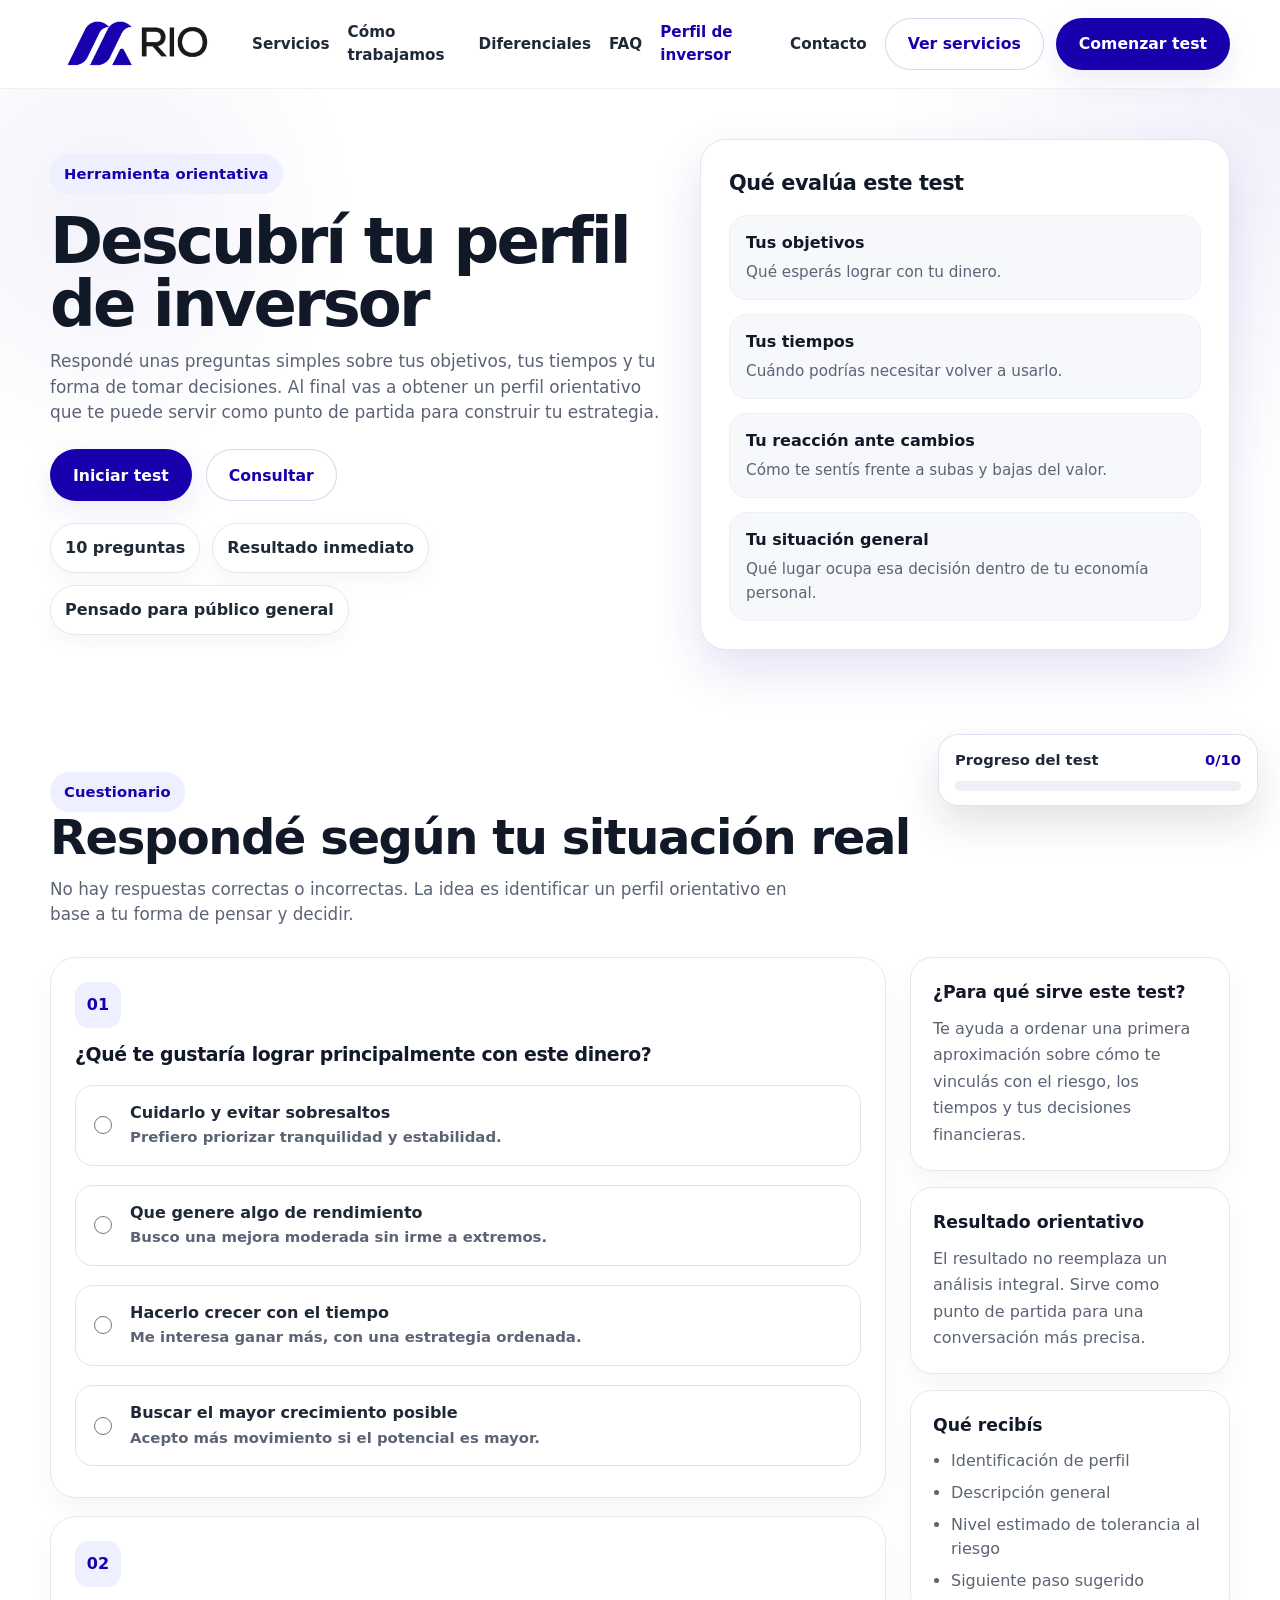
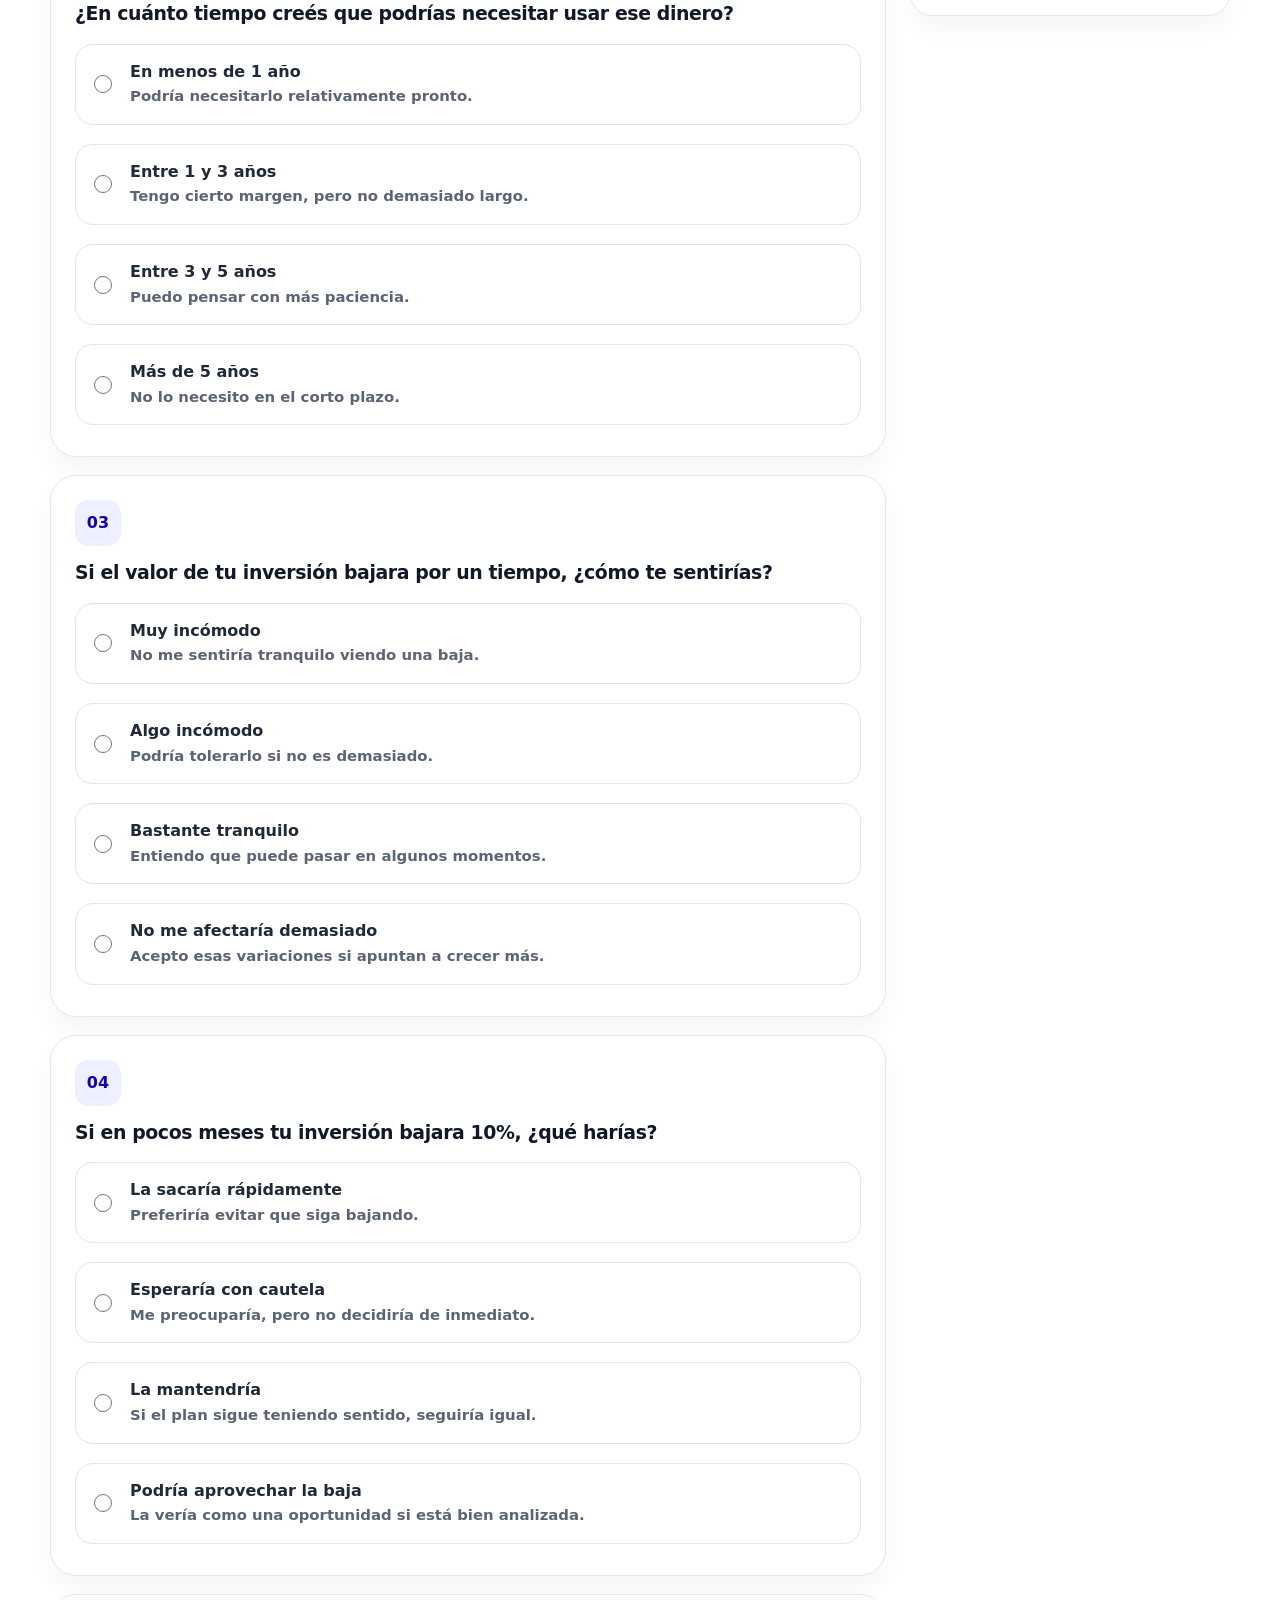
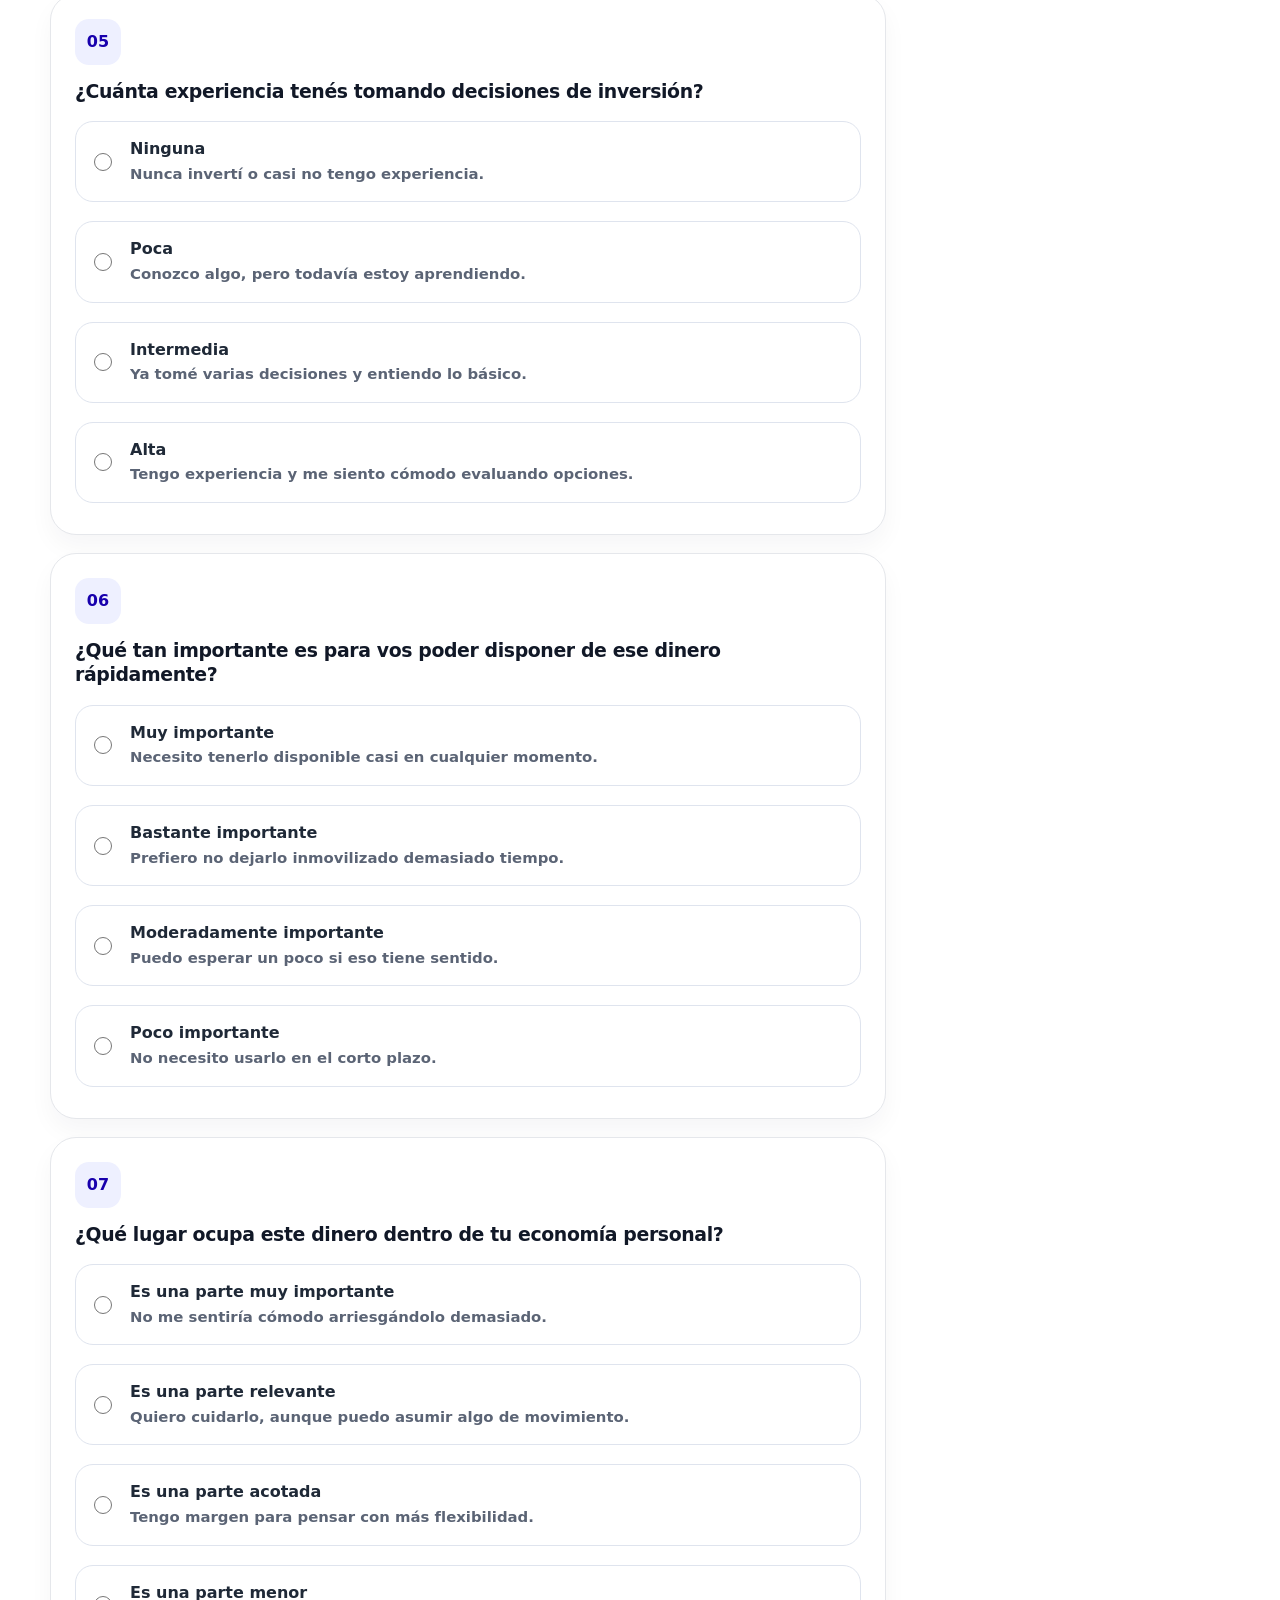
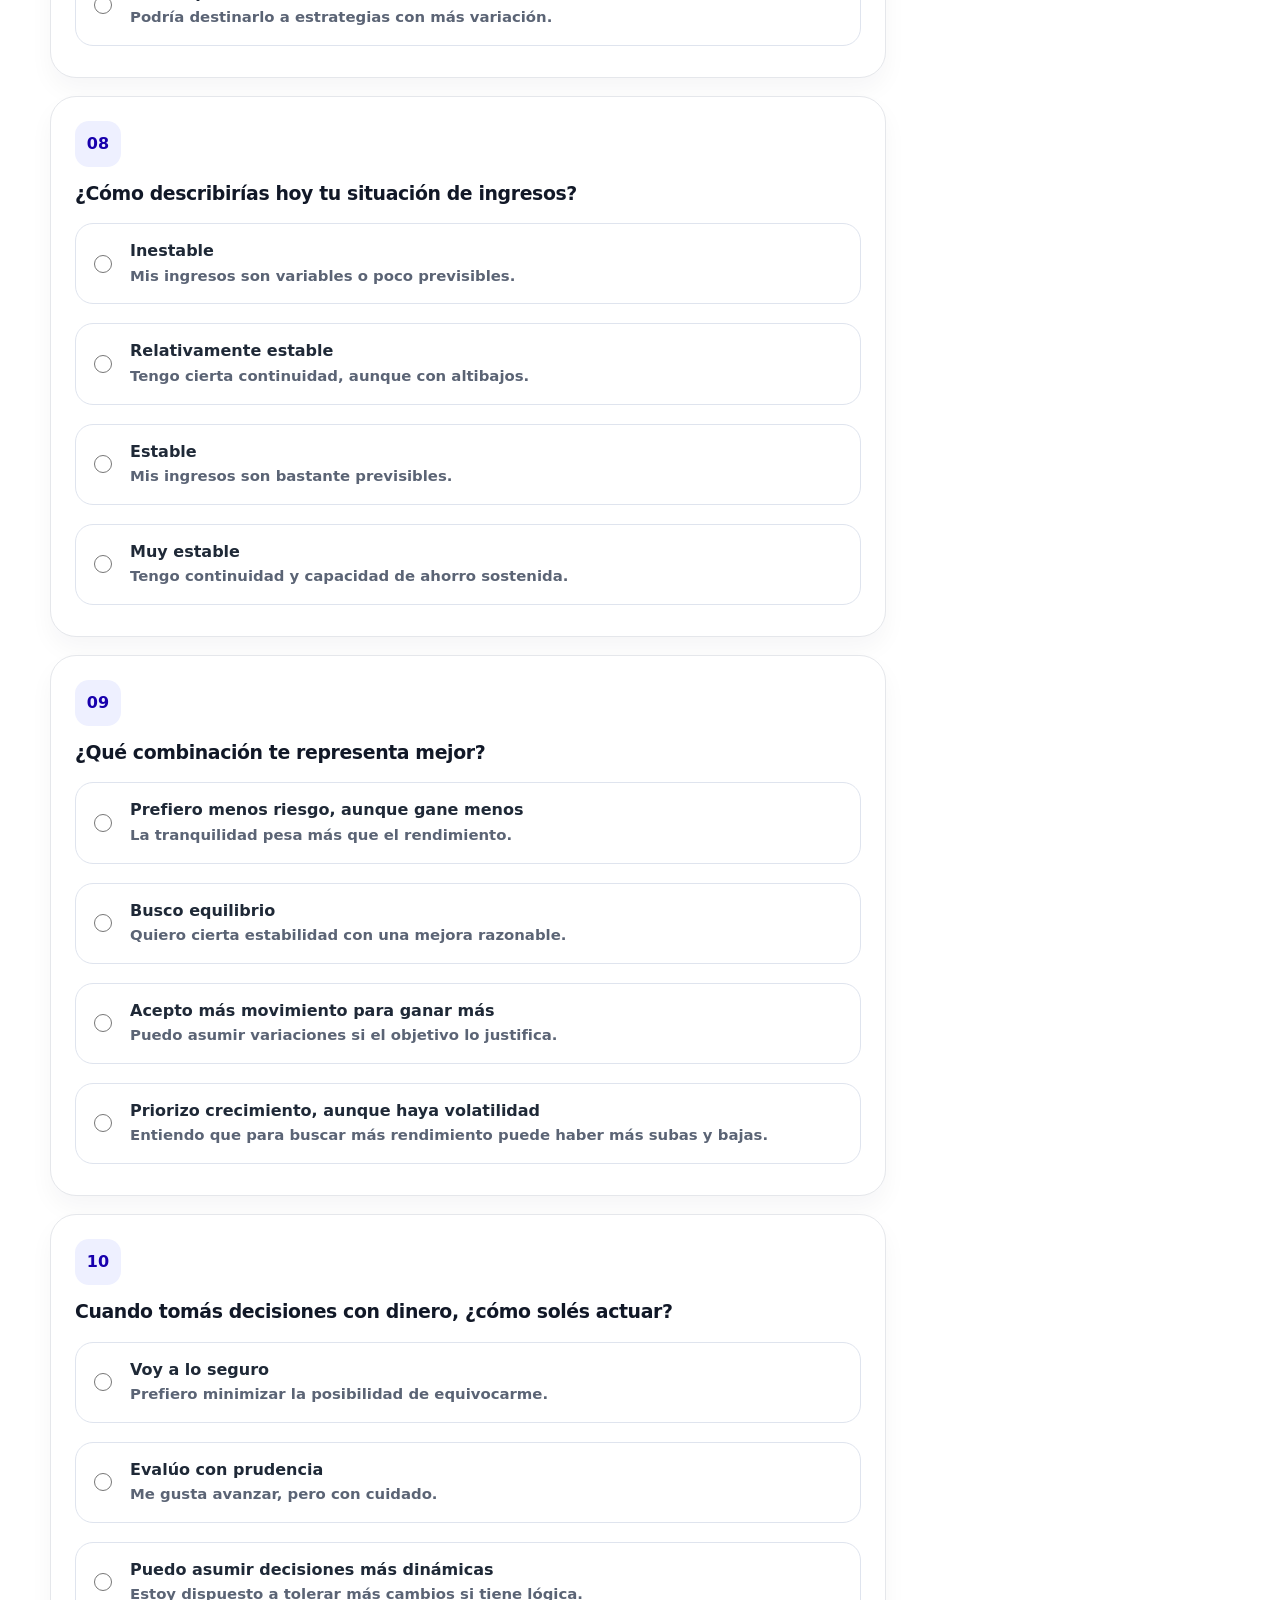
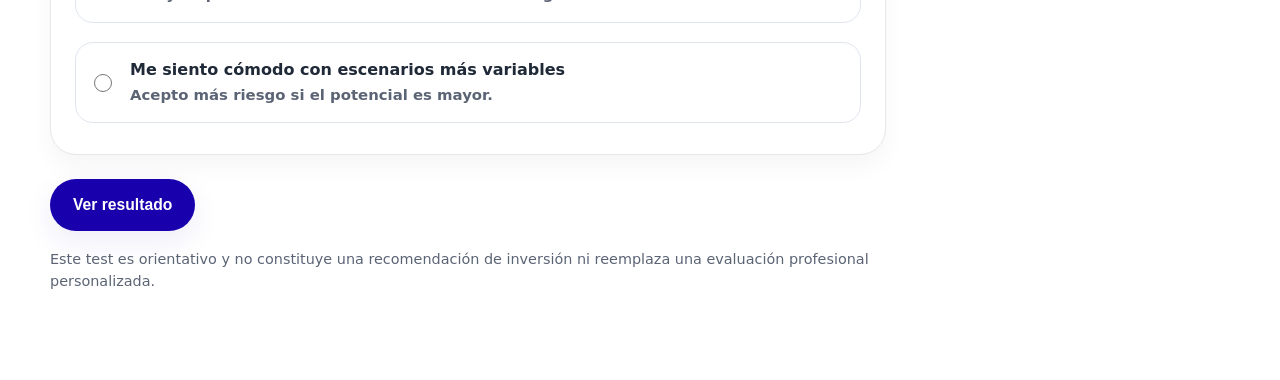
<file: perfil-inversor.html>
<!DOCTYPE html>
<html lang="es">
<head>
  <meta charset="UTF-8" />
  <meta name="viewport" content="width=device-width, initial-scale=1.0" />

  <title>Test de Perfil de Inversor | RIO</title>
  <meta
    name="description"
    content="Realizá el test de perfil de inversor de RIO y obtené una orientación inicial según tus objetivos, plazos y forma de tomar decisiones."
  />
  <meta name="theme-color" content="#1800ad" />

  <link rel="icon" type="image/png" href="/favicon.png" />
  <link rel="stylesheet" href="style.css" />
  <link rel="stylesheet" href="perfil-inversor.css" />
</head>
<body>
  <header class="topbar">
    <div class="container">
      <nav class="nav nav-investor" id="nav">
        <a href="index.html" class="brand" aria-label="RIO Servicios Financieros">
          <img src="logo.png" alt="RIO Servicios Financieros" class="brand-logo" />
        </a>

        <div class="nav-links nav-links-investor">
          <a href="/#servicios">Servicios</a>
          <a href="/#proceso">Cómo trabajamos</a>
          <a href="/#diferenciales">Diferenciales</a>
          <a href="/#faq">FAQ</a>
          <a href="perfil-inversor.html" class="nav-link-active">Perfil de inversor</a>
          <a href="/#contacto">Contacto</a>
        </div>

        <div class="nav-actions nav-actions-investor">
          <a class="btn btn-secondary" href="index.html#servicios">Ver servicios</a>
          <a class="btn btn-primary" href="#test">Comenzar test</a>
          <button class="menu-toggle" id="menuToggle" aria-label="Abrir menú">☰</button>
        </div>
      </nav>

      <div class="mobile-menu" id="mobileMenu">
        <a href="/#servicios">Servicios</a>
        <a href="/#proceso">Cómo trabajamos</a>
        <a href="/#diferenciales">Diferenciales</a>
        <a href="/faq">FAQ</a>
        <a href="perfil-inversor.html">Perfil de inversor</a>
        <a href="/#contacto">Contacto</a>
      </div>
    </div>
  </header>

  <main class="investor-page">
    <section class="investor-hero">
      <div class="container">
        <div class="investor-hero-grid">
          <div class="investor-hero-copy reveal">
            <div class="eyebrow">Herramienta orientativa</div>
            <h1>Descubrí tu perfil de inversor</h1>
            <p>
              Respondé unas preguntas simples sobre tus objetivos, tus tiempos y tu
              forma de tomar decisiones. Al final vas a obtener un perfil orientativo
              que te puede servir como punto de partida para construir tu estrategia.
            </p>

            <div class="btn-row">
              <a href="#test" class="btn btn-primary">Iniciar test</a>
              <a href="index.html#contacto" class="btn btn-secondary">Consultar</a>
            </div>

            <div class="hero-proof investor-proof">
              <div class="proof-chip">10 preguntas</div>
              <div class="proof-chip">Resultado inmediato</div>
              <div class="proof-chip">Pensado para público general</div>
            </div>
          </div>

          <aside class="investor-hero-card reveal">
            <h3>Qué evalúa este test</h3>
            <div class="investor-mini-list">
              <div class="investor-mini-item">
                <strong>Tus objetivos</strong>
                <span>Qué esperás lograr con tu dinero.</span>
              </div>
              <div class="investor-mini-item">
                <strong>Tus tiempos</strong>
                <span>Cuándo podrías necesitar volver a usarlo.</span>
              </div>
              <div class="investor-mini-item">
                <strong>Tu reacción ante cambios</strong>
                <span>Cómo te sentís frente a subas y bajas del valor.</span>
              </div>
              <div class="investor-mini-item">
                <strong>Tu situación general</strong>
                <span>Qué lugar ocupa esa decisión dentro de tu economía personal.</span>
              </div>
            </div>
          </aside>
        </div>
      </div>
    </section>

    <div class="investor-progress-floating" id="floatingProgress">
      <div class="investor-progress-floating-inner">
        <div class="investor-progress-floating-top">
          <span class="investor-progress-title">Progreso del test</span>
          <span class="investor-progress-counter" id="progressText">0/10</span>
        </div>
        <div class="investor-progress-bar">
          <div class="investor-progress-fill" id="progressFill"></div>
        </div>
      </div>
    </div>

    <section class="section investor-test-section" id="test">
      <div class="container">
        <div class="investor-head reveal">
          <div>
            <div class="eyebrow">Cuestionario</div>
            <h2 class="section-title">Respondé según tu situación real</h2>
            <p class="section-subtitle">
              No hay respuestas correctas o incorrectas. La idea es identificar un perfil
              orientativo en base a tu forma de pensar y decidir.
            </p>
          </div>
        </div>

        <div class="investor-layout">
          <form id="investorTestForm" class="investor-form reveal">
            <div class="question-card">
              <div class="question-card-head">
                <div class="question-number">01</div>
                <h3>¿Qué te gustaría lograr principalmente con este dinero?</h3>
              </div>

              <div class="options-group">
                <label class="option-card">
                  <input type="radio" name="q1" value="1" />
                  <span class="option-content">
                    <span class="option-title">Cuidarlo y evitar sobresaltos</span>
                    <span class="option-text">Prefiero priorizar tranquilidad y estabilidad.</span>
                  </span>
                </label>

                <label class="option-card">
                  <input type="radio" name="q1" value="2" />
                  <span class="option-content">
                    <span class="option-title">Que genere algo de rendimiento</span>
                    <span class="option-text">Busco una mejora moderada sin irme a extremos.</span>
                  </span>
                </label>

                <label class="option-card">
                  <input type="radio" name="q1" value="3" />
                  <span class="option-content">
                    <span class="option-title">Hacerlo crecer con el tiempo</span>
                    <span class="option-text">Me interesa ganar más, con una estrategia ordenada.</span>
                  </span>
                </label>

                <label class="option-card">
                  <input type="radio" name="q1" value="4" />
                  <span class="option-content">
                    <span class="option-title">Buscar el mayor crecimiento posible</span>
                    <span class="option-text">Acepto más movimiento si el potencial es mayor.</span>
                  </span>
                </label>
              </div>
            </div>

            <div class="question-card">
              <div class="question-card-head">
                <div class="question-number">02</div>
                <h3>¿En cuánto tiempo creés que podrías necesitar usar ese dinero?</h3>
              </div>

              <div class="options-group">
                <label class="option-card">
                  <input type="radio" name="q2" value="1" />
                  <span class="option-content">
                    <span class="option-title">En menos de 1 año</span>
                    <span class="option-text">Podría necesitarlo relativamente pronto.</span>
                  </span>
                </label>

                <label class="option-card">
                  <input type="radio" name="q2" value="2" />
                  <span class="option-content">
                    <span class="option-title">Entre 1 y 3 años</span>
                    <span class="option-text">Tengo cierto margen, pero no demasiado largo.</span>
                  </span>
                </label>

                <label class="option-card">
                  <input type="radio" name="q2" value="3" />
                  <span class="option-content">
                    <span class="option-title">Entre 3 y 5 años</span>
                    <span class="option-text">Puedo pensar con más paciencia.</span>
                  </span>
                </label>

                <label class="option-card">
                  <input type="radio" name="q2" value="4" />
                  <span class="option-content">
                    <span class="option-title">Más de 5 años</span>
                    <span class="option-text">No lo necesito en el corto plazo.</span>
                  </span>
                </label>
              </div>
            </div>

            <div class="question-card">
              <div class="question-card-head">
                <div class="question-number">03</div>
                <h3>Si el valor de tu inversión bajara por un tiempo, ¿cómo te sentirías?</h3>
              </div>

              <div class="options-group">
                <label class="option-card">
                  <input type="radio" name="q3" value="1" />
                  <span class="option-content">
                    <span class="option-title">Muy incómodo</span>
                    <span class="option-text">No me sentiría tranquilo viendo una baja.</span>
                  </span>
                </label>

                <label class="option-card">
                  <input type="radio" name="q3" value="2" />
                  <span class="option-content">
                    <span class="option-title">Algo incómodo</span>
                    <span class="option-text">Podría tolerarlo si no es demasiado.</span>
                  </span>
                </label>

                <label class="option-card">
                  <input type="radio" name="q3" value="3" />
                  <span class="option-content">
                    <span class="option-title">Bastante tranquilo</span>
                    <span class="option-text">Entiendo que puede pasar en algunos momentos.</span>
                  </span>
                </label>

                <label class="option-card">
                  <input type="radio" name="q3" value="4" />
                  <span class="option-content">
                    <span class="option-title">No me afectaría demasiado</span>
                    <span class="option-text">Acepto esas variaciones si apuntan a crecer más.</span>
                  </span>
                </label>
              </div>
            </div>

            <div class="question-card">
              <div class="question-card-head">
                <div class="question-number">04</div>
                <h3>Si en pocos meses tu inversión bajara 10%, ¿qué harías?</h3>
              </div>

              <div class="options-group">
                <label class="option-card">
                  <input type="radio" name="q4" value="1" />
                  <span class="option-content">
                    <span class="option-title">La sacaría rápidamente</span>
                    <span class="option-text">Preferiría evitar que siga bajando.</span>
                  </span>
                </label>

                <label class="option-card">
                  <input type="radio" name="q4" value="2" />
                  <span class="option-content">
                    <span class="option-title">Esperaría con cautela</span>
                    <span class="option-text">Me preocuparía, pero no decidiría de inmediato.</span>
                  </span>
                </label>

                <label class="option-card">
                  <input type="radio" name="q4" value="3" />
                  <span class="option-content">
                    <span class="option-title">La mantendría</span>
                    <span class="option-text">Si el plan sigue teniendo sentido, seguiría igual.</span>
                  </span>
                </label>

                <label class="option-card">
                  <input type="radio" name="q4" value="4" />
                  <span class="option-content">
                    <span class="option-title">Podría aprovechar la baja</span>
                    <span class="option-text">La vería como una oportunidad si está bien analizada.</span>
                  </span>
                </label>
              </div>
            </div>

            <div class="question-card">
              <div class="question-card-head">
                <div class="question-number">05</div>
                <h3>¿Cuánta experiencia tenés tomando decisiones de inversión?</h3>
              </div>

              <div class="options-group">
                <label class="option-card">
                  <input type="radio" name="q5" value="1" />
                  <span class="option-content">
                    <span class="option-title">Ninguna</span>
                    <span class="option-text">Nunca invertí o casi no tengo experiencia.</span>
                  </span>
                </label>

                <label class="option-card">
                  <input type="radio" name="q5" value="2" />
                  <span class="option-content">
                    <span class="option-title">Poca</span>
                    <span class="option-text">Conozco algo, pero todavía estoy aprendiendo.</span>
                  </span>
                </label>

                <label class="option-card">
                  <input type="radio" name="q5" value="3" />
                  <span class="option-content">
                    <span class="option-title">Intermedia</span>
                    <span class="option-text">Ya tomé varias decisiones y entiendo lo básico.</span>
                  </span>
                </label>

                <label class="option-card">
                  <input type="radio" name="q5" value="4" />
                  <span class="option-content">
                    <span class="option-title">Alta</span>
                    <span class="option-text">Tengo experiencia y me siento cómodo evaluando opciones.</span>
                  </span>
                </label>
              </div>
            </div>

            <div class="question-card">
              <div class="question-card-head">
                <div class="question-number">06</div>
                <h3>¿Qué tan importante es para vos poder disponer de ese dinero rápidamente?</h3>
              </div>

              <div class="options-group">
                <label class="option-card">
                  <input type="radio" name="q6" value="1" />
                  <span class="option-content">
                    <span class="option-title">Muy importante</span>
                    <span class="option-text">Necesito tenerlo disponible casi en cualquier momento.</span>
                  </span>
                </label>

                <label class="option-card">
                  <input type="radio" name="q6" value="2" />
                  <span class="option-content">
                    <span class="option-title">Bastante importante</span>
                    <span class="option-text">Prefiero no dejarlo inmovilizado demasiado tiempo.</span>
                  </span>
                </label>

                <label class="option-card">
                  <input type="radio" name="q6" value="3" />
                  <span class="option-content">
                    <span class="option-title">Moderadamente importante</span>
                    <span class="option-text">Puedo esperar un poco si eso tiene sentido.</span>
                  </span>
                </label>

                <label class="option-card">
                  <input type="radio" name="q6" value="4" />
                  <span class="option-content">
                    <span class="option-title">Poco importante</span>
                    <span class="option-text">No necesito usarlo en el corto plazo.</span>
                  </span>
                </label>
              </div>
            </div>

            <div class="question-card">
              <div class="question-card-head">
                <div class="question-number">07</div>
                <h3>¿Qué lugar ocupa este dinero dentro de tu economía personal?</h3>
              </div>

              <div class="options-group">
                <label class="option-card">
                  <input type="radio" name="q7" value="1" />
                  <span class="option-content">
                    <span class="option-title">Es una parte muy importante</span>
                    <span class="option-text">No me sentiría cómodo arriesgándolo demasiado.</span>
                  </span>
                </label>

                <label class="option-card">
                  <input type="radio" name="q7" value="2" />
                  <span class="option-content">
                    <span class="option-title">Es una parte relevante</span>
                    <span class="option-text">Quiero cuidarlo, aunque puedo asumir algo de movimiento.</span>
                  </span>
                </label>

                <label class="option-card">
                  <input type="radio" name="q7" value="3" />
                  <span class="option-content">
                    <span class="option-title">Es una parte acotada</span>
                    <span class="option-text">Tengo margen para pensar con más flexibilidad.</span>
                  </span>
                </label>

                <label class="option-card">
                  <input type="radio" name="q7" value="4" />
                  <span class="option-content">
                    <span class="option-title">Es una parte menor</span>
                    <span class="option-text">Podría destinarlo a estrategias con más variación.</span>
                  </span>
                </label>
              </div>
            </div>

            <div class="question-card">
              <div class="question-card-head">
                <div class="question-number">08</div>
                <h3>¿Cómo describirías hoy tu situación de ingresos?</h3>
              </div>

              <div class="options-group">
                <label class="option-card">
                  <input type="radio" name="q8" value="1" />
                  <span class="option-content">
                    <span class="option-title">Inestable</span>
                    <span class="option-text">Mis ingresos son variables o poco previsibles.</span>
                  </span>
                </label>

                <label class="option-card">
                  <input type="radio" name="q8" value="2" />
                  <span class="option-content">
                    <span class="option-title">Relativamente estable</span>
                    <span class="option-text">Tengo cierta continuidad, aunque con altibajos.</span>
                  </span>
                </label>

                <label class="option-card">
                  <input type="radio" name="q8" value="3" />
                  <span class="option-content">
                    <span class="option-title">Estable</span>
                    <span class="option-text">Mis ingresos son bastante previsibles.</span>
                  </span>
                </label>

                <label class="option-card">
                  <input type="radio" name="q8" value="4" />
                  <span class="option-content">
                    <span class="option-title">Muy estable</span>
                    <span class="option-text">Tengo continuidad y capacidad de ahorro sostenida.</span>
                  </span>
                </label>
              </div>
            </div>

            <div class="question-card">
              <div class="question-card-head">
                <div class="question-number">09</div>
                <h3>¿Qué combinación te representa mejor?</h3>
              </div>

              <div class="options-group">
                <label class="option-card">
                  <input type="radio" name="q9" value="1" />
                  <span class="option-content">
                    <span class="option-title">Prefiero menos riesgo, aunque gane menos</span>
                    <span class="option-text">La tranquilidad pesa más que el rendimiento.</span>
                  </span>
                </label>

                <label class="option-card">
                  <input type="radio" name="q9" value="2" />
                  <span class="option-content">
                    <span class="option-title">Busco equilibrio</span>
                    <span class="option-text">Quiero cierta estabilidad con una mejora razonable.</span>
                  </span>
                </label>

                <label class="option-card">
                  <input type="radio" name="q9" value="3" />
                  <span class="option-content">
                    <span class="option-title">Acepto más movimiento para ganar más</span>
                    <span class="option-text">Puedo asumir variaciones si el objetivo lo justifica.</span>
                  </span>
                </label>

                <label class="option-card">
                  <input type="radio" name="q9" value="4" />
                  <span class="option-content">
                    <span class="option-title">Priorizo crecimiento, aunque haya volatilidad</span>
                    <span class="option-text">Entiendo que para buscar más rendimiento puede haber más subas y bajas.</span>
                  </span>
                </label>
              </div>
            </div>

            <div class="question-card">
              <div class="question-card-head">
                <div class="question-number">10</div>
                <h3>Cuando tomás decisiones con dinero, ¿cómo solés actuar?</h3>
              </div>

              <div class="options-group">
                <label class="option-card">
                  <input type="radio" name="q10" value="1" />
                  <span class="option-content">
                    <span class="option-title">Voy a lo seguro</span>
                    <span class="option-text">Prefiero minimizar la posibilidad de equivocarme.</span>
                  </span>
                </label>

                <label class="option-card">
                  <input type="radio" name="q10" value="2" />
                  <span class="option-content">
                    <span class="option-title">Evalúo con prudencia</span>
                    <span class="option-text">Me gusta avanzar, pero con cuidado.</span>
                  </span>
                </label>

                <label class="option-card">
                  <input type="radio" name="q10" value="3" />
                  <span class="option-content">
                    <span class="option-title">Puedo asumir decisiones más dinámicas</span>
                    <span class="option-text">Estoy dispuesto a tolerar más cambios si tiene lógica.</span>
                  </span>
                </label>

                <label class="option-card">
                  <input type="radio" name="q10" value="4" />
                  <span class="option-content">
                    <span class="option-title">Me siento cómodo con escenarios más variables</span>
                    <span class="option-text">Acepto más riesgo si el potencial es mayor.</span>
                  </span>
                </label>
              </div>
            </div>

            <div class="investor-form-actions">
              <button type="button" id="openLeadModal" class="btn btn-primary">Ver resultado</button>
            </div>

            <div class="investor-disclaimer">
              Este test es orientativo y no constituye una recomendación de inversión ni reemplaza
              una evaluación profesional personalizada.
            </div>
          </form>

          <aside class="investor-side-panel reveal">
            <div class="side-card">
              <h3>¿Para qué sirve este test?</h3>
              <p>
                Te ayuda a ordenar una primera aproximación sobre cómo te vinculás con el
                riesgo, los tiempos y tus decisiones financieras.
              </p>
            </div>

            <div class="side-card">
              <h3>Resultado orientativo</h3>
              <p>
                El resultado no reemplaza un análisis integral. Sirve como punto de partida
                para una conversación más precisa.
              </p>
            </div>

            <div class="side-card">
              <h3>Qué recibís</h3>
              <ul class="side-list">
                <li>Identificación de perfil</li>
                <li>Descripción general</li>
                <li>Nivel estimado de tolerancia al riesgo</li>
                <li>Siguiente paso sugerido</li>
              </ul>
            </div>
          </aside>
        </div>
      </div>
    </section>

    <section class="section investor-result-section" id="resultado" hidden>
      <div class="container">
        <div class="result-card reveal" id="resultCard">
          <div class="result-badge" id="resultBadge">Perfil</div>
          <h2 id="resultTitle">Tu perfil de inversor</h2>
          <p class="result-summary" id="resultSummary"></p>

          <div class="result-grid">
            <div class="result-box">
              <strong>Enfoque general</strong>
              <p id="resultApproach"></p>
            </div>
            <div class="result-box">
              <strong>Tolerancia al riesgo</strong>
              <p id="resultRisk"></p>
            </div>
            <div class="result-box">
              <strong>Horizonte compatible</strong>
              <p id="resultHorizon"></p>
            </div>
            <div class="result-box">
              <strong>Siguiente paso sugerido</strong>
              <p id="resultNextStep"></p>
            </div>
          </div>

          <div class="result-cta-row">
            <a href="index.html#contacto" class="btn btn-primary">Solicitar una consulta</a>
            <a href="#test" class="btn btn-secondary" id="retakeTest">Rehacer test</a>
          </div>

          <div class="investor-disclaimer investor-disclaimer-result">
            El resultado presentado es orientativo y no constituye una recomendación de inversión.
          </div>
        </div>
      </div>
    </section>
  </main>

  <div class="lead-modal" id="leadModal" aria-hidden="true">
    <div class="lead-modal-backdrop" id="leadModalBackdrop"></div>
    <div class="lead-modal-dialog" role="dialog" aria-modal="true" aria-labelledby="leadModalTitle">
      <button class="lead-modal-close" id="closeLeadModal" aria-label="Cerrar">×</button>

      <div class="lead-modal-content">
        <div class="eyebrow">Resultado</div>
        <h3 id="leadModalTitle">Completá tus datos para ver tu perfil</h3>
        <p>
          Dejanos tus datos para acceder al resultado y recibir una orientación inicial.
        </p>

        <form id="leadForm" class="lead-form">
          <div class="field-row">
            <div>
              <label for="leadName">Nombre *</label>
              <input type="text" id="leadName" name="leadName" required />
            </div>
            <div>
              <label for="leadEmail">Email *</label>
              <input type="email" id="leadEmail" name="leadEmail" required />
            </div>
          </div>

          <div>
            <label for="leadWhatsapp">WhatsApp (opcional)</label>
            <input type="text" id="leadWhatsapp" name="leadWhatsapp" />
          </div>

          <div class="lead-checkbox">
            <label>
              <input type="checkbox" id="leadConsent" required />
              Acepto que RIO pueda contactarme para brindarme información relacionada con esta consulta.
            </label>
          </div>

          <button type="submit" class="btn btn-primary">Ver resultado</button>
          <div class="lead-form-status" id="leadFormStatus"></div>
        </form>
      </div>
    </div>
  </div>

  <script src="perfil-inversor.js"></script>
</body>
</html>
</file>
<file: assets/css/style.css>
:root {
    --primary: #1800ad;
    --primary-2: #2d19bf;
    --primary-soft: #eef0ff;
    --text: #111827;
    --muted: #5b6475;
    --border: #e5e7eb;
    --bg: #ffffff;
    --bg-soft: #f7f8fc;
    --success: #0f9f6e;
    --shadow: 0 10px 30px rgba(24, 0, 173, 0.08);
    --shadow-lg: 0 20px 50px rgba(24, 0, 173, 0.12);
    --radius: 22px;
    --radius-sm: 14px;
    --max: 1180px;
  }
  
  * {
    box-sizing: border-box;
  }
  
  html {
    scroll-behavior: smooth;
  }
  
  body {
    margin: 0;
    font-family: Inter, ui-sans-serif, system-ui, -apple-system, BlinkMacSystemFont, "Segoe UI", sans-serif;
    color: var(--text);
    background: var(--bg);
    line-height: 1.5;
    -webkit-font-smoothing: antialiased;
    text-rendering: optimizeLegibility;
  }
  
  a {
    color: inherit;
    text-decoration: none;
  }
  
  img {
    max-width: 100%;
    display: block;
  }
  
  .container {
    width: min(calc(100% - 32px), var(--max));
    margin: 0 auto;
  }
  
  .eyebrow {
    display: inline-flex;
    align-items: center;
    gap: 10px;
    padding: 9px 14px;
    border-radius: 999px;
    background: var(--primary-soft);
    color: var(--primary);
    font-size: 0.92rem;
    font-weight: 700;
    letter-spacing: 0.01em;
  }
  
  .section {
    padding: 88px 0;
  }
  
  .section-title {
    margin: 0 0 14px;
    font-size: clamp(2rem, 4vw, 3rem);
    line-height: 1.05;
    letter-spacing: -0.03em;
  }
  
  .section-subtitle {
    margin: 0;
    max-width: 760px;
    font-size: 1.05rem;
    color: var(--muted);
  }
  
  .grid {
    display: grid;
    gap: 24px;
  }
  
  .btn-row {
    display: flex;
    flex-wrap: wrap;
    gap: 14px;
  }
  
  .btn {
    display: inline-flex;
    align-items: center;
    justify-content: center;
    gap: 10px;
    min-height: 52px;
    padding: 0 22px;
    border-radius: 999px;
    border: 1px solid transparent;
    font-weight: 700;
    transition: 0.25s ease;
    cursor: pointer;
    font-size: 0.98rem;
  }
  
  .btn-primary {
    background: var(--primary);
    color: #fff;
    box-shadow: var(--shadow);
  }
  
  .btn-primary:hover {
    background: var(--primary-2);
    transform: translateY(-1px);
  }
  
  .btn-secondary {
    background: #fff;
    color: var(--primary);
    border-color: rgba(24, 0, 173, 0.16);
  }
  
  .btn-secondary:hover {
    background: var(--primary-soft);
    transform: translateY(-1px);
  }
  
  .btn-ghost {
    background: transparent;
    color: var(--text);
    border-color: var(--border);
  }
  
  .btn-ghost:hover {
    border-color: rgba(24, 0, 173, 0.2);
    color: var(--primary);
  }
  
  .topbar {
    position: sticky;
    top: 0;
    z-index: 40;
    background: rgba(255, 255, 255, 0.92);
    border-bottom: 1px solid rgba(17, 24, 39, 0.06);
    backdrop-filter: blur(12px);
  }
  
  .nav {
    min-height: 78px;
    display: flex;
    align-items: center;
    justify-content: space-between;
    gap: 24px;
  }
  
  .brand {
    display: inline-flex;
    align-items: center;
    justify-content: flex-start;
    line-height: 1;
  }
  
  .brand-logo {
    display: block;
    width: auto;
    height: 85px;
    max-width: 100%;
    object-fit: contain;
  }
  
  .footer-logo {
    height: 90px;
    width: auto;
    max-width: 180px;
    object-fit: contain;
  }
  
  .brand-mark {
    width: 42px;
    height: 42px;
    border-radius: 14px;
    background: var(--primary);
    color: white;
    display: grid;
    place-items: center;
    font-size: 1rem;
    box-shadow: var(--shadow);
  }
  
  .brand-text small {
    display: block;
    color: var(--muted);
    font-size: 0.78rem;
    font-weight: 600;
    letter-spacing: 0.02em;
    margin-top: 1px;
  }
  
  .nav-links {
    display: flex;
    align-items: center;
    gap: 22px;
    color: #1f2937;
    font-weight: 600;
    font-size: 0.96rem;
  }
  
  .nav-links a:hover {
    color: var(--primary);
  }
  
  .nav-actions {
    display: flex;
    align-items: center;
    gap: 12px;
  }
  
  /* =========================
   MOBILE MENU BUTTON
========================= */

/* =========================
   MOBILE MENU BUTTON
========================= */

.menu-toggle {
  display: none;
  position: relative;
  align-items: center;
  justify-content: center;
  width: 54px;
  height: 54px;
  padding: 0;
  border: 1px solid rgba(17, 24, 39, 0.10);
  border-radius: 18px;
  background: rgba(255, 255, 255, 0.88);
  backdrop-filter: blur(10px);
  -webkit-backdrop-filter: blur(10px);
  box-shadow:
    0 10px 24px rgba(17, 24, 39, 0.06),
    inset 0 1px 0 rgba(255, 255, 255, 0.7);
  cursor: pointer;
  transition:
    transform 0.2s ease,
    border-color 0.2s ease,
    background 0.2s ease,
    box-shadow 0.2s ease;
  -webkit-tap-highlight-color: transparent;
}

.menu-toggle:hover {
  transform: translateY(-1px);
  border-color: rgba(24, 0, 173, 0.16);
  box-shadow:
    0 14px 28px rgba(17, 24, 39, 0.08),
    0 0 0 4px rgba(24, 0, 173, 0.04);
}

.menu-toggle:active {
  transform: scale(0.97);
}

.menu-toggle:focus-visible {
  outline: none;
  box-shadow:
    0 0 0 4px rgba(24, 0, 173, 0.10),
    0 12px 24px rgba(17, 24, 39, 0.08);
}

.menu-toggle-lines {
  position: relative;
  display: block;
  width: 20px;
  height: 16px;
}

.menu-toggle-lines span {
  position: absolute;
  left: 0;
  width: 20px;
  height: 2.25px;
  border-radius: 999px;
  background: #1f2937;
  transform-origin: center;
  transition:
    transform 0.24s ease,
    opacity 0.18s ease,
    top 0.24s ease,
    background 0.2s ease;
}

.menu-toggle-lines span:nth-child(1) {
  top: 0;
}

.menu-toggle-lines span:nth-child(2) {
  top: 6.5px;
}

.menu-toggle-lines span:nth-child(3) {
  top: 13px;
}

/* Estado abierto */
.menu-toggle[aria-expanded="true"] {
  background: rgba(24, 0, 173, 0.06);
  border-color: rgba(24, 0, 173, 0.18);
  box-shadow:
    0 14px 28px rgba(24, 0, 173, 0.10),
    0 0 0 4px rgba(24, 0, 173, 0.05);
}

.menu-toggle[aria-expanded="true"] .menu-toggle-lines span {
  background: var(--primary);
}

.menu-toggle[aria-expanded="true"] .menu-toggle-lines span:nth-child(1) {
  top: 6.5px;
  transform: rotate(45deg);
}

.menu-toggle[aria-expanded="true"] .menu-toggle-lines span:nth-child(2) {
  opacity: 0;
  transform: scaleX(0.2);
}

.menu-toggle[aria-expanded="true"] .menu-toggle-lines span:nth-child(3) {
  top: 6.5px;
  transform: rotate(-45deg);
}
  
  .hero {
    padding: 44px 0 42px;
    background:
      radial-gradient(circle at top right, rgba(24, 0, 173, 0.07), transparent 28%),
      radial-gradient(circle at 10% 20%, rgba(24, 0, 173, 0.05), transparent 22%),
      #fff;
  }
  
  .hero-grid {
    display: grid;
    grid-template-columns: 1.15fr 0.85fr;
    gap: 34px;
    align-items: center;
  }
  
  .hero-copy h1 {
    margin: 18px 0 16px;
    font-size: clamp(2.8rem, 6vw, 5.2rem);
    line-height: 0.95;
    letter-spacing: -0.05em;
    max-width: 760px;
  }
  
  .hero-copy p {
    margin: 0 0 28px;
    font-size: 1.1rem;
    max-width: 720px;
    color: var(--muted);
  }
  
  .hero-proof {
    display: flex;
    flex-wrap: wrap;
    gap: 12px;
    margin: 26px 0 0;
  }
  
  .proof-chip {
    display: inline-flex;
    align-items: center;
    gap: 10px;
    padding: 12px 14px;
    border-radius: 999px;
    background: #fff;
    border: 1px solid var(--border);
    color: #1f2937;
    font-weight: 600;
    box-shadow: 0 8px 20px rgba(17, 24, 39, 0.04);
  }
  
  .hero-card {
    background: #fff;
    border: 1px solid rgba(24, 0, 173, 0.1);
    border-radius: 28px;
    padding: 28px;
    box-shadow: var(--shadow-lg);
    position: relative;
    overflow: hidden;
  }
  
  .hero-card::before {
    content: "";
    position: absolute;
    inset: 0 0 auto 0;
    height: 6px;
    background: linear-gradient(90deg, var(--primary), #5d4dff);
  }
  
  .hero-card h3 {
    margin: 0 0 10px;
    font-size: 1.4rem;
    letter-spacing: -0.03em;
  }
  
  .hero-card p {
    margin: 0 0 22px;
    color: var(--muted);
  }
  
  .hero-list {
    display: grid;
    gap: 12px;
    margin: 0 0 22px;
  }
  
  .hero-list-item {
    display: flex;
    gap: 14px;
    align-items: flex-start;
    padding: 14px;
    border-radius: 16px;
    background: var(--bg-soft);
    border: 1px solid #edf0f6;
  }
  
  .hero-list-icon {
    width: 34px;
    height: 34px;
    border-radius: 12px;
    background: var(--primary-soft);
    color: var(--primary);
    display: grid;
    place-items: center;
    font-weight: 800;
    flex: 0 0 34px;
  }
  
  .trust-strip {
    padding: 18px 0 0;
  }
  
  .trust-grid {
    display: grid;
    grid-template-columns: repeat(4, 1fr);
    gap: 14px;
  }
  
  .trust-box {
    border: 1px solid var(--border);
    background: #fff;
    border-radius: 18px;
    padding: 18px;
    box-shadow: 0 10px 20px rgba(17, 24, 39, 0.03);
  }
  
  .trust-box strong {
    display: block;
    margin-bottom: 6px;
    font-size: 1rem;
  }
  
  .trust-box span {
    color: var(--muted);
    font-size: 0.95rem;
  }
  
  .cards-3 {
    grid-template-columns: repeat(3, 1fr);
  }
  
  .cards-2 {
    grid-template-columns: repeat(2, 1fr);
  }
  
  .card {
    background: #fff;
    border: 1px solid var(--border);
    border-radius: 24px;
    padding: 26px;
    box-shadow: 0 12px 28px rgba(17, 24, 39, 0.04);
    transition: 0.25s ease;
  }
  
  .card:hover {
    transform: translateY(-2px);
    box-shadow: 0 18px 36px rgba(17, 24, 39, 0.06);
  }
  
  .card-number {
    width: 46px;
    height: 46px;
    display: grid;
    place-items: center;
    border-radius: 14px;
    background: var(--primary-soft);
    color: var(--primary);
    font-weight: 900;
    margin-bottom: 18px;
  }
  
  .card h3 {
    margin: 0 0 10px;
    font-size: 1.25rem;
    letter-spacing: -0.02em;
  }
  
  .card p {
    margin: 0 0 18px;
    color: var(--muted);
  }
  
  .tag-row {
    display: flex;
    flex-wrap: wrap;
    gap: 10px;
  }
  
  .tag {
    padding: 8px 12px;
    background: var(--bg-soft);
    color: #2f3747;
    border: 1px solid #eceff5;
    border-radius: 999px;
    font-size: 0.88rem;
    font-weight: 600;
  }
  
  .split-head {
    display: grid;
    grid-template-columns: 1fr auto;
    gap: 18px;
    align-items: end;
    margin-bottom: 32px;
  }
  
  .why-grid {
    display: grid;
    grid-template-columns: repeat(3, 1fr);
    gap: 18px;
    margin-top: 36px;
  }
  
  .why-item {
    padding: 24px;
    border: 1px solid var(--border);
    border-radius: 22px;
    background: #fff;
    box-shadow: 0 12px 24px rgba(17, 24, 39, 0.04);
  }
  
  .why-item strong {
    display: block;
    margin-bottom: 10px;
    font-size: 1.05rem;
  }
  
  .why-item p {
    margin: 0;
    color: var(--muted);
  }
  
  .process {
    background: var(--bg-soft);
    border-top: 1px solid #eef1f6;
    border-bottom: 1px solid #eef1f6;
  }
  
  .process-grid {
    display: grid;
    grid-template-columns: repeat(3, 1fr);
    gap: 18px;
    margin-top: 34px;
  }
  
  .process-card {
    background: #fff;
    border: 1px solid var(--border);
    border-radius: 22px;
    padding: 26px;
    box-shadow: 0 10px 20px rgba(17, 24, 39, 0.04);
  }
  
  .process-step {
    font-size: 0.82rem;
    color: var(--primary);
    font-weight: 800;
    letter-spacing: 0.08em;
    text-transform: uppercase;
    margin-bottom: 10px;
  }
  
  .process-card h3 {
    margin: 0 0 10px;
    font-size: 1.2rem;
  }
  
  .process-card p {
    margin: 0;
    color: var(--muted);
  }
  
  .faq-wrap {
    display: grid;
    gap: 14px;
    margin-top: 34px;
  }
  
  .faq-item {
    border: 1px solid var(--border);
    border-radius: 20px;
    overflow: hidden;
    background: #fff;
    box-shadow: 0 10px 22px rgba(17, 24, 39, 0.03);
  }
  
  .faq-question {
    width: 100%;
    border: 0;
    background: #fff;
    text-align: left;
    padding: 22px 24px;
    font-size: 1rem;
    font-weight: 700;
    color: var(--text);
    display: flex;
    align-items: center;
    justify-content: space-between;
    cursor: pointer;
  }
  
  .faq-question span:last-child {
    color: var(--primary);
    font-size: 1.3rem;
    line-height: 1;
    margin-left: 16px;
  }
  
  .faq-answer {
    max-height: 0;
    overflow: hidden;
    transition: max-height 0.25s ease;
    padding: 0 24px;
  }
  
  .faq-answer p {
    margin: 0 0 22px;
    color: var(--muted);
  }
  
  .faq-item.active .faq-answer {
    max-height: 260px;
  }
  
  .faq-item.active .faq-question {
    background: #fcfcff;
  }
  
  .contact {
    background:
      radial-gradient(circle at top left, rgba(24, 0, 173, 0.05), transparent 22%),
      #fff;
  }
  
  .contact-grid {
    display: grid;
    grid-template-columns: 0.9fr 1.1fr;
    gap: 26px;
    align-items: start;
    margin-top: 34px;
  }
  
  .contact-panel,
  .form-panel {
    border: 1px solid var(--border);
    border-radius: 26px;
    padding: 28px;
    background: #fff;
    box-shadow: 0 16px 34px rgba(17, 24, 39, 0.05);
  }
  
  .contact-panel h3,
  .form-panel h3 {
    margin: 0 0 12px;
    font-size: 1.45rem;
    letter-spacing: -0.03em;
  }
  
  .contact-panel > p,
  .form-panel > p {
    margin: 0 0 22px;
    color: var(--muted);
  }
  
  .contact-list {
    display: grid;
    gap: 14px;
    margin-bottom: 24px;
  }
  
  .contact-item {
    display: flex;
    gap: 14px;
    align-items: flex-start;
    padding: 15px 16px;
    border: 1px solid #edf0f6;
    border-radius: 18px;
    background: var(--bg-soft);
  }
  
  .contact-icon {
    width: 40px;
    height: 40px;
    border-radius: 14px;
    background: #fff;
    color: var(--primary);
    display: grid;
    place-items: center;
    font-weight: 800;
    border: 1px solid rgba(24, 0, 173, 0.1);
    flex: 0 0 40px;
  }
  
  .contact-item strong {
    display: block;
    margin-bottom: 4px;
    font-size: 0.98rem;
  }
  
  .contact-item span,
  .contact-item a {
    color: var(--muted);
    font-size: 0.96rem;
  }
  
  .mini-note {
    padding: 14px 16px;
    border-radius: 18px;
    background: var(--primary-soft);
    color: #1f2a44;
    font-size: 0.95rem;
    border: 1px solid rgba(24, 0, 173, 0.08);
  }
  
  form {
    display: grid;
    gap: 16px;
  }
  
  .field-row {
    display: grid;
    grid-template-columns: repeat(2, 1fr);
    gap: 14px;
  }
  
  label {
    display: block;
    margin-bottom: 7px;
    font-size: 0.92rem;
    font-weight: 700;
    color: #273042;
  }
  
  input,
  select,
  textarea {
    width: 100%;
    border: 1px solid #dbe0e8;
    border-radius: 16px;
    padding: 14px 16px;
    font: inherit;
    color: var(--text);
    background: #fff;
    outline: none;
    transition: 0.2s ease;
  }
  
  input:focus,
  select:focus,
  textarea:focus {
    border-color: rgba(24, 0, 173, 0.4);
    box-shadow: 0 0 0 4px rgba(24, 0, 173, 0.08);
  }
  
  textarea {
    min-height: 126px;
    resize: vertical;
  }
  
  .form-legal {
    font-size: 0.88rem;
    color: var(--muted);
    margin-top: -4px;
  }
  
  .success-box {
    display: none;
    margin-top: 18px;
    padding: 14px 16px;
    border-radius: 16px;
    background: #ecfdf5;
    border: 1px solid #b7ebd1;
    color: #065f46;
    font-weight: 600;
  }
  
  .cta-banner {
    margin-top: 34px;
    padding: 26px;
    border-radius: 28px;
    background: linear-gradient(135deg, var(--primary), #3020d0);
    color: white;
    box-shadow: var(--shadow-lg);
    display: grid;
    grid-template-columns: 1fr auto;
    gap: 18px;
    align-items: center;
  }
  
  .cta-banner h3 {
    margin: 0 0 6px;
    font-size: 1.45rem;
    letter-spacing: -0.03em;
  }
  
  .cta-banner p {
    margin: 0;
    color: rgba(255, 255, 255, 0.86);
  }
  
  .cta-banner .btn-secondary {
    background: #fff;
    border-color: #fff;
  }
  
  footer {
    padding: 34px 0 50px;
    border-top: 1px solid var(--border);
    background: #fff;
  }
  
  .footer-grid {
    display: grid;
    grid-template-columns: 1.2fr 0.8fr 0.8fr;
    gap: 24px;
    align-items: start;
  }
  
  .footer-brand p {
    margin: 12px 0 0;
    color: var(--muted);
    max-width: 520px;
  }
  
  .footer-col h4 {
    margin: 0 0 12px;
    font-size: 0.98rem;
  }
  
  .footer-links {
    display: grid;
    gap: 10px;
  }
  
  .footer-links a {
    color: var(--muted);
    font-weight: 500;
  }
  
  .footer-links a:hover {
    color: var(--primary);
  }
  
  .copyright {
    margin-top: 26px;
    padding-top: 18px;
    border-top: 1px solid var(--border);
    display: flex;
    justify-content: space-between;
    gap: 14px;
    flex-wrap: wrap;
    color: var(--muted);
    font-size: 0.92rem;
  }
  
  .reveal {
    opacity: 0;
    transform: translateY(10px);
    transition: 0.5s ease;
  }
  
  .reveal.visible {
    opacity: 1;
    transform: none;
  }

  .floating-whatsapp {
    position: fixed;
    right: 22px;
    bottom: 22px;
    z-index: 60;
    display: inline-flex;
    align-items: center;
    gap: 10px;
    padding: 14px 18px;
    border-radius: 999px;
    background: #25d366;
    color: #ffffff;
    box-shadow: 0 16px 34px rgba(0, 0, 0, 0.18);
    font-weight: 700;
    font-size: 0.96rem;
    transition: transform 0.2s ease, box-shadow 0.2s ease, opacity 0.2s ease;
  }
  
  .floating-whatsapp:hover {
    transform: translateY(-2px);
    box-shadow: 0 20px 40px rgba(0, 0, 0, 0.22);
  }
  
  .floating-whatsapp-icon {
    width: 22px;
    height: 22px;
    flex: 0 0 22px;
  }
  
  .floating-whatsapp-text {
    line-height: 1;
  }

  .mobile-menu {
    display: none;
  }

  .quotes-bar {
    position: sticky;
    top: 78px; /* mismo alto aproximado del header */
    z-index: 35;
    background: #111827;
    color: #ffffff;
    border-top: 1px solid rgba(255, 255, 255, 0.06);
    border-bottom: 1px solid rgba(255, 255, 255, 0.06);
  }
  
  .quotes-bar-inner {
    min-height: 48px;
    display: grid;
    grid-template-columns: auto 1fr auto;
    align-items: center;
    gap: 18px;
  }
  
  .quotes-bar-label {
    font-size: 0.82rem;
    font-weight: 700;
    letter-spacing: 0.04em;
    text-transform: uppercase;
    color: rgba(255, 255, 255, 0.78);
    white-space: nowrap;
  }
  
  .quotes-ticker {
    position: relative;
    overflow: hidden;
    white-space: nowrap;
    min-width: 0;
  }
  
  .quotes-track {
    display: inline-flex;
    align-items: center;
    gap: 18px;
    width: max-content;
    animation: quotesScroll 28s linear infinite;
  }
  
  .quotes-ticker:hover .quotes-track {
    animation-play-state: paused;
  }
  
  .quote-item {
    display: inline-flex;
    align-items: center;
    gap: 8px;
    white-space: nowrap;
    font-size: 0.92rem;
    line-height: 1;
    flex: 0 0 auto;
  }
  
  @keyframes quotesScroll {
    0% {
      transform: translateX(0);
    }
    100% {
      transform: translateX(-50%);
    }
  }
  
  .quote-name {
    font-weight: 700;
    color: #ffffff;
  }
  
  .quote-value {
    color: rgba(255, 255, 255, 0.88);
    font-weight: 500;
  }
  
  .quote-separator {
    color: rgba(255, 255, 255, 0.22);
  }
  
  .quote-loading,
  .quote-error {
    color: rgba(255, 255, 255, 0.8);
  }
  
  .quotes-bar-cta {
    display: inline-flex;
    align-items: center;
    justify-content: center;
    min-height: 34px;
    padding: 0 14px;
    border-radius: 999px;
    border: 1px solid rgba(255, 255, 255, 0.24);
    color: #ffffff;
    font-size: 0.86rem;
    font-weight: 700;
    white-space: nowrap;
    transition: 0.2s ease;
  }
  
  .quotes-bar-cta:hover {
    background: rgba(255, 255, 255, 0.08);
  }
  
  @media (max-width: 820px) {
    .quotes-bar {
        top: 72px;
      }
    
      .quotes-bar-inner {
        grid-template-columns: 1fr;
        gap: 8px;
        padding: 10px 0;
      }
    
      .quotes-bar-label {
        font-size: 0.76rem;
      }
    
      .quotes-bar-cta {
        display: none;
      }
    
      .quote-item {
        font-size: 0.88rem;
      }
    
      .quotes-track {
        animation-duration: 22s;
      }
  }
  
  @media (max-width: 1024px) {
    .hero-grid,
    .contact-grid,
    .footer-grid,
    .cards-3,
    .cards-2,
    .why-grid,
    .process-grid,
    .trust-grid {
      grid-template-columns: 1fr 1fr;
    }
  
    .hero-copy h1 {
      max-width: 100%;
    }
  }
  
  @media (max-width: 820px) {
    .nav-links,
    .nav-actions .btn-secondary {
    display: none;
    }
    
    .menu-toggle {
    display: inline-flex;
    }
  
    .nav.open .mobile-menu {
      display: grid;
    }
  
    .mobile-menu {
      display: none;
      gap: 12px;
      padding: 14px 0 20px;
      border-top: 1px solid var(--border);
    }
  
    .mobile-menu a {
      color: #1f2937;
      font-weight: 600;
    }
  
    .hero-grid,
    .contact-grid,
    .footer-grid,
    .cards-3,
    .cards-2,
    .why-grid,
    .process-grid,
    .trust-grid,
    .field-row,
    .split-head,
    .cta-banner {
      grid-template-columns: 1fr;
    }
  
    .section {
      padding: 72px 0;
    }
  
    .hero {
      padding-top: 28px;
    }
  
    .hero-card,
    .contact-panel,
    .form-panel,
    .card,
    .why-item,
    .process-card {
      padding: 22px;
    }
  
    .btn-row {
      flex-direction: column;
      align-items: stretch;
    }
  
    .btn {
      width: 100%;
    }
  
    .copyright {
      flex-direction: column;
    }
  
    .brand-logo {
      height: 36px;
    }
  
    .footer-logo {
      height: 34px;
      max-width: 160px;
    }

    .floating-whatsapp {
        right: 16px;
        bottom: 16px;
        padding: 14px;
      }
      
      .floating-whatsapp-text {
        display: none;
      }
  }

@media (max-width: 420px) {
  .menu-toggle {
    width: 50px;
    height: 50px;
    border-radius: 16px;
  }

  .menu-toggle-lines {
    width: 18px;
    height: 14px;
  }

  .menu-toggle-lines span {
    width: 18px;
  }

  .menu-toggle-lines span:nth-child(1) {
    top: 0;
  }

  .menu-toggle-lines span:nth-child(2) {
    top: 6px;
  }

  .menu-toggle-lines span:nth-child(3) {
    top: 12px;
  }

  .menu-toggle[aria-expanded="true"] .menu-toggle-lines span:nth-child(1),
  .menu-toggle[aria-expanded="true"] .menu-toggle-lines span:nth-child(3) {
    top: 6px;
  }
}
</file>
<file: assets/css/learning.css>
.learning-page {
  background: #ffffff;
}

.nav-link-active {
  color: var(--primary, #1800ad);
}

.nav-learning {
  min-height: 88px;
  gap: 18px;
}

.nav-links-learning {
  gap: 18px;
  font-size: 0.95rem;
}

.nav-actions-learning {
  flex-shrink: 0;
}

/* PROMO BAR */

.learning-promo-bar {
  position: sticky;
  top: 88px;
  z-index: 40;
  background: linear-gradient(90deg, #0b1227 0%, #111938 100%);
  border-bottom: 1px solid rgba(255, 255, 255, 0.08);
}

.learning-promo-bar__inner {
  min-height: 68px;
  display: grid;
  grid-template-columns: 1.2fr auto;
  align-items: center;
  gap: 20px;
  padding: 10px 0;
}

.learning-promo-bar__left {
  display: flex;
  align-items: center;
  gap: 14px;
  min-width: 0;
}

.learning-promo-bar__badge {
  display: inline-flex;
  align-items: center;
  padding: 8px 12px;
  border-radius: 999px;
  background: rgba(255, 255, 255, 0.12);
  color: #ffffff;
  font-size: 0.78rem;
  font-weight: 800;
  text-transform: uppercase;
  letter-spacing: 0.05em;
  white-space: nowrap;
}

.learning-promo-bar__text {
  margin: 0;
  color: rgba(255, 255, 255, 0.84);
  font-size: 0.94rem;
  line-height: 1.45;
}

.learning-promo-bar__right {
  display: flex;
  align-items: center;
  gap: 12px;
  flex-wrap: wrap;
  justify-content: flex-end;
}

.learning-promo-bar__seats {
  display: inline-flex;
  align-items: center;
  gap: 8px;
  padding: 10px 12px;
  border-radius: 999px;
  background: rgba(239, 68, 68, 0.14);
  color: #ffffff;
  font-size: 0.88rem;
  font-weight: 700;
  white-space: nowrap;
}

.learning-promo-bar__countdown {
  display: inline-flex;
  align-items: center;
  gap: 8px;
}

.learning-promo-bar__count-item {
  display: inline-flex;
  align-items: baseline;
  gap: 4px;
  padding: 10px 12px;
  border-radius: 14px;
  background: rgba(255, 255, 255, 0.08);
  color: #ffffff;
  min-width: 58px;
  justify-content: center;
}

.learning-promo-bar__count-item strong {
  font-size: 1rem;
  font-weight: 900;
  letter-spacing: -0.03em;
  line-height: 1;
}

.learning-promo-bar__count-item small {
  font-size: 0.7rem;
  text-transform: uppercase;
  letter-spacing: 0.04em;
  color: rgba(255, 255, 255, 0.72);
}

.learning-promo-bar__cta {
  white-space: nowrap;
  background: green;
}

/* HERO */

.learning-hero {
  padding: 54px 0 42px;
  background:
    radial-gradient(circle at top right, rgba(24, 0, 173, 0.07), transparent 28%),
    radial-gradient(circle at 8% 20%, rgba(24, 0, 173, 0.05), transparent 20%),
    #fff;
}

.learning-hero-grid {
  display: grid;
  grid-template-columns: 1.08fr 0.92fr;
  gap: 28px;
  align-items: start;
}

.learning-hero-copy h1 {
  margin: 16px 0 14px;
  font-size: clamp(2.5rem, 5vw, 4.7rem);
  line-height: 0.97;
  letter-spacing: -0.05em;
}

.learning-hero-subtitle {
  margin: 0 0 24px;
  color: var(--muted);
  font-size: 1.08rem;
  max-width: 700px;
}

.learning-meta-row {
  display: grid;
  grid-template-columns: repeat(4, 1fr);
  gap: 14px;
  margin: 0 0 18px;
}

.learning-meta-card {
  border: 1px solid var(--border);
  border-radius: 20px;
  padding: 16px;
  background: #fff;
  box-shadow: 0 10px 20px rgba(17, 24, 39, 0.04);
}

.learning-meta-label {
  display: block;
  margin-bottom: 6px;
  color: var(--muted);
  font-size: 0.86rem;
  text-transform: uppercase;
  letter-spacing: 0.05em;
}

.learning-meta-card strong {
  font-size: 1rem;
  letter-spacing: -0.02em;
}

.learning-inline-offer {
  display: inline-flex;
  align-items: center;
  gap: 12px;
  margin: 0 0 24px;
  padding: 12px 14px;
  border: 1px solid rgba(24, 0, 173, 0.1);
  border-radius: 16px;
  background: linear-gradient(180deg, #ffffff 0%, #f8f9ff 100%);
}

.learning-inline-offer-badge {
  display: inline-flex;
  align-items: center;
  padding: 7px 10px;
  border-radius: 999px;
  background: rgba(24, 0, 173, 0.08);
  color: var(--primary, #1800ad);
  font-size: 0.76rem;
  font-weight: 800;
  text-transform: uppercase;
  letter-spacing: 0.05em;
  white-space: nowrap;
}

.learning-inline-offer-text {
  color: #1f2937;
  font-size: 0.92rem;
  font-weight: 600;
}

.learning-proof {
  margin-top: 22px;
}

/* LIVE DOT */

.learning-live-dot {
  width: 10px;
  height: 10px;
  border-radius: 999px;
  background: #ef4444;
  box-shadow: 0 0 0 0 rgba(239, 68, 68, 0.55);
  animation: pulseDot 1.8s infinite;
  flex: 0 0 10px;
}

@keyframes pulseDot {
  0% { box-shadow: 0 0 0 0 rgba(239, 68, 68, 0.45); }
  70% { box-shadow: 0 0 0 10px rgba(239, 68, 68, 0); }
  100% { box-shadow: 0 0 0 0 rgba(239, 68, 68, 0); }
}

/* CARD HERO */

.learning-hero-card {
  position: relative;
  border: 1px solid rgba(24, 0, 173, 0.12);
  border-radius: 28px;
  padding: 28px;
  background: #fff;
  box-shadow: var(--shadow-lg);
  overflow: hidden;
}

.learning-offer-ribbon {
  display: inline-flex;
  align-items: center;
  padding: 9px 13px;
  border-radius: 999px;
  background: linear-gradient(135deg, rgba(24, 0, 173, 0.1), rgba(24, 0, 173, 0.04));
  color: var(--primary, #1800ad);
  font-size: 0.82rem;
  font-weight: 800;
  text-transform: uppercase;
  letter-spacing: 0.05em;
  margin-bottom: 16px;
}

.learning-price-wrap {
  margin-bottom: 18px;
}

.learning-price-label {
  color: var(--muted);
  font-size: 0.92rem;
  margin-bottom: 6px;
}

.learning-price-anchor {
  display: flex;
  align-items: center;
  gap: 10px;
  margin-bottom: 10px;
}

.learning-price-old {
  font-size: 1.08rem;
  color: #6b7280;
  text-decoration: line-through;
  text-decoration-thickness: 2px;
}

.learning-discount-badge {
  display: inline-flex;
  align-items: center;
  padding: 7px 10px;
  border-radius: 999px;
  background: #111827;
  color: #fff;
  font-size: 0.74rem;
  font-weight: 800;
  text-transform: uppercase;
  letter-spacing: 0.05em;
}

.learning-price {
  font-size: clamp(2.5rem, 5vw, 3.8rem);
  line-height: 1;
  font-weight: 900;
  letter-spacing: -0.05em;
  color: var(--primary, #1800ad);
}

.learning-price-note {
  margin-top: 8px;
  color: var(--muted);
  font-size: 0.94rem;
}

.learning-mini-proof {
  display: grid;
  grid-template-columns: repeat(2, 1fr);
  gap: 12px;
  margin-bottom: 18px;
}

.learning-mini-proof-item {
  border: 1px solid #edf0f6;
  border-radius: 18px;
  padding: 14px;
  background: var(--bg-soft);
}

.learning-mini-proof-label {
  display: block;
  margin-bottom: 5px;
  color: var(--muted);
  font-size: 0.82rem;
  text-transform: uppercase;
  letter-spacing: 0.05em;
}

.learning-mini-proof-item strong {
  font-size: 1rem;
  letter-spacing: -0.02em;
}

.learning-check-list {
  margin: 0 0 22px;
  padding: 0;
  list-style: none;
  display: grid;
  gap: 12px;
}

.learning-check-list li {
  position: relative;
  padding-left: 28px;
  color: #1f2937;
  font-weight: 500;
  line-height: 1.55;
}

.learning-check-list li::before {
  content: "✓";
  position: absolute;
  left: 0;
  top: 0;
  color: var(--primary, #1800ad);
  font-weight: 800;
}

.learning-buy-btn {
  width: 100%;
}

.learning-buy-note {
  margin: 14px 0 0;
  color: var(--muted);
  font-size: 0.9rem;
  line-height: 1.6;
}

/* GENERALES */

.learning-section-head {
  margin-bottom: 32px;
}

.learning-problem-grid,
.learning-value-grid {
  display: grid;
  grid-template-columns: repeat(3, 1fr);
  gap: 18px;
}

.problem-card,
.value-card {
  border: 1px solid var(--border);
  border-radius: 24px;
  padding: 24px;
  background: #fff;
  box-shadow: 0 12px 24px rgba(17, 24, 39, 0.04);
}

.problem-card h3,
.value-card h3 {
  margin: 0 0 10px;
  font-size: 1.18rem;
  letter-spacing: -0.02em;
}

.problem-card p,
.value-card p {
  margin: 0;
  color: var(--muted);
  line-height: 1.65;
}

.value-number {
  width: 46px;
  height: 46px;
  display: grid;
  place-items: center;
  border-radius: 14px;
  background: rgba(24, 0, 173, 0.08);
  color: var(--primary, #1800ad);
  font-weight: 900;
  margin-bottom: 16px;
}

.learning-content-list {
  display: grid;
  gap: 14px;
}

.content-item {
  display: grid;
  grid-template-columns: 130px 1fr;
  gap: 20px;
  border: 1px solid var(--border);
  border-radius: 24px;
  padding: 22px;
  background: #fff;
  box-shadow: 0 10px 22px rgba(17, 24, 39, 0.04);
}

.content-step {
  display: inline-flex;
  align-items: flex-start;
  font-size: 0.9rem;
  font-weight: 800;
  color: var(--primary, #1800ad);
  text-transform: uppercase;
  letter-spacing: 0.05em;
}

.content-body h3 {
  margin: 0 0 8px;
  font-size: 1.16rem;
  letter-spacing: -0.02em;
}

.content-body p {
  margin: 0;
  color: var(--muted);
  line-height: 1.65;
}

.audience-grid {
  display: grid;
  grid-template-columns: repeat(2, 1fr);
  gap: 18px;
}

.audience-card {
  border: 1px solid var(--border);
  border-radius: 26px;
  padding: 26px;
  background: #fff;
  box-shadow: 0 12px 24px rgba(17, 24, 39, 0.04);
}

.audience-card-alt {
  background: var(--bg-soft);
}

.audience-list {
  margin: 16px 0 0;
  padding-left: 18px;
  display: grid;
  gap: 10px;
  color: var(--muted);
}

.offer-card {
  display: grid;
  grid-template-columns: 1.1fr 0.9fr;
  gap: 28px;
  border-radius: 30px;
  padding: 30px;
  background: linear-gradient(180deg, #ffffff 0%, #f8f9ff 100%);
  border: 1px solid rgba(24, 0, 173, 0.08);
  box-shadow: var(--shadow-lg);
}

.offer-feature-grid {
  display: grid;
  grid-template-columns: repeat(2, 1fr);
  gap: 14px;
  margin-top: 24px;
}

.offer-feature {
  border: 1px solid var(--border);
  border-radius: 20px;
  padding: 16px;
  background: #fff;
}

.offer-feature strong {
  display: block;
  margin-bottom: 6px;
}

.offer-feature span {
  color: var(--muted);
  font-size: 0.94rem;
}

.offer-checkout {
  border-radius: 24px;
  background: var(--primary, #1800ad);
  color: #fff;
  padding: 26px;
  box-shadow: 0 18px 40px rgba(24, 0, 173, 0.18);
}

.learning-checkout-promo {
  margin-bottom: 14px;
}

.learning-checkout-tag {
  display: inline-flex;
  align-items: center;
  padding: 7px 10px;
  border-radius: 999px;
  background: rgba(255, 255, 255, 0.14);
  color: #fff;
  font-size: 0.76rem;
  font-weight: 800;
  text-transform: uppercase;
  letter-spacing: 0.05em;
  margin-bottom: 10px;
}

.learning-checkout-old-price {
  color: rgba(255, 255, 255, 0.7);
  text-decoration: line-through;
  text-decoration-thickness: 2px;
  font-size: 1rem;
}

.offer-price-label {
  color: rgba(255, 255, 255, 0.74);
  font-size: 0.88rem;
  text-transform: uppercase;
  letter-spacing: 0.05em;
  margin-bottom: 8px;
}

.offer-price {
  font-size: clamp(2.3rem, 5vw, 3.5rem);
  line-height: 1;
  font-weight: 900;
  letter-spacing: -0.05em;
}

.offer-date {
  margin-top: 10px;
  color: rgba(255, 255, 255, 0.86);
  font-size: 1rem;
}

.learning-checkout-seats {
  display: flex;
  align-items: center;
  gap: 10px;
  margin-top: 16px;
  padding: 12px 14px;
  border-radius: 16px;
  background: rgba(255, 255, 255, 0.08);
  color: rgba(255, 255, 255, 0.94);
  font-size: 0.94rem;
}

.offer-buy-btn {
  width: 100%;
  margin-top: 22px;
  background: #fff;
  color: var(--primary, #1800ad);
  border-color: #fff;
  box-shadow: none;
}

.offer-buy-btn:hover {
  background: #eef0ff;
}

.offer-security-note {
  margin-top: 14px;
  font-size: 0.9rem;
  color: rgba(255, 255, 255, 0.8);
  line-height: 1.6;
}

/* SALES DOCK */

.learning-sales-dock {
  position: fixed;
  right: 18px;
  bottom: 18px;
  z-index: 80;
  width: min(360px, calc(100vw - 32px));
  padding: 16px;
  border-radius: 24px;
  background: linear-gradient(180deg, #0b1227 0%, #111938 100%);
  color: #fff;
  box-shadow: 0 24px 60px rgba(5, 10, 25, 0.35);
  border: 1px solid rgba(255, 255, 255, 0.08);
}

.learning-sales-dock__top {
  display: flex;
  align-items: center;
  justify-content: space-between;
  gap: 12px;
  margin-bottom: 14px;
}

.learning-sales-dock__badge {
  display: inline-flex;
  align-items: center;
  padding: 7px 10px;
  border-radius: 999px;
  background: rgba(88, 77, 255, 0.22);
  color: #ffffff;
  font-size: 0.74rem;
  font-weight: 900;
  letter-spacing: 0.05em;
  text-transform: uppercase;
}

.learning-sales-dock__status {
  display: inline-flex;
  align-items: center;
  gap: 8px;
  font-size: 0.84rem;
  color: rgba(255, 255, 255, 0.82);
  font-weight: 700;
}

.learning-sales-dock__price-wrap {
  display: flex;
  flex-direction: column;
  gap: 6px;
  margin-bottom: 14px;
}

.learning-sales-dock__old-price {
  font-size: 0.95rem;
  color: rgba(255, 255, 255, 0.58);
  text-decoration: line-through;
  text-decoration-thickness: 2px;
}

.learning-sales-dock__price {
  font-size: 2rem;
  line-height: 1;
  font-weight: 900;
  letter-spacing: -0.05em;
  color: #ffffff;
}

.learning-sales-dock__countdown {
  display: grid;
  grid-template-columns: repeat(4, 1fr);
  gap: 8px;
  margin-bottom: 14px;
}

.learning-sales-dock__unit {
  padding: 12px 8px;
  border-radius: 16px;
  background: rgba(255, 255, 255, 0.08);
  text-align: center;
}

.learning-sales-dock__value {
  display: block;
  font-size: 1.06rem;
  font-weight: 900;
  line-height: 1;
  margin-bottom: 5px;
  color: #ffffff;
}

.learning-sales-dock__label {
  display: block;
  font-size: 0.64rem;
  text-transform: uppercase;
  letter-spacing: 0.06em;
  color: rgba(255, 255, 255, 0.64);
}

.learning-sales-dock__seats {
  display: flex;
  align-items: center;
  gap: 10px;
  margin-bottom: 14px;
  padding: 12px 14px;
  border-radius: 16px;
  background: rgba(239, 68, 68, 0.12);
  color: rgba(255, 255, 255, 0.94);
  font-size: 0.94rem;
  font-weight: 600;
}

.learning-sales-dock__btn {
  width: 100%;
}

@media (max-width: 1200px) {
  .nav-links-learning {
    gap: 14px;
    font-size: 0.92rem;
  }
}

@media (max-width: 1024px) {
  .learning-promo-bar__inner,
  .learning-hero-grid,
  .offer-card,
  .audience-grid {
    grid-template-columns: 1fr;
  }

  .learning-meta-row,
  .learning-problem-grid,
  .learning-value-grid {
    grid-template-columns: repeat(2, 1fr);
  }

  .learning-promo-bar__right {
    justify-content: flex-start;
  }
}

@media (max-width: 900px) {
  .nav-links-learning,
  .nav-actions-learning .btn-secondary {
    display: none;
  }
}

@media (max-width: 820px) {
  .learning-promo-bar {
    top: 72px;
  }

  .learning-promo-bar__inner {
    gap: 12px;
    padding: 12px 0;
  }

  .learning-promo-bar__left {
    flex-direction: column;
    align-items: flex-start;
    gap: 8px;
  }

  .learning-promo-bar__text {
    font-size: 0.88rem;
  }

  .learning-promo-bar__countdown {
    width: 100%;
    justify-content: space-between;
  }

  .learning-promo-bar__count-item {
    min-width: auto;
    flex: 1 1 0;
  }

  .learning-hero {
    padding-top: 34px;
  }

  .learning-meta-row,
  .learning-problem-grid,
  .learning-value-grid,
  .offer-feature-grid,
  .learning-mini-proof {
    grid-template-columns: 1fr;
  }

  .content-item {
    grid-template-columns: 1fr;
    gap: 10px;
  }

  .learning-sales-dock {
    left: 12px;
    right: 12px;
    bottom: 12px;
    width: auto;
    padding: 14px;
    border-radius: 20px;
  }

  .learning-sales-dock__price {
    font-size: 1.7rem;
  }
}
</file>
<file: style.css>
:root {
    --primary: #1800ad;
    --primary-2: #2d19bf;
    --primary-soft: #eef0ff;
    --text: #111827;
    --muted: #5b6475;
    --border: #e5e7eb;
    --bg: #ffffff;
    --bg-soft: #f7f8fc;
    --success: #0f9f6e;
    --shadow: 0 10px 30px rgba(24, 0, 173, 0.08);
    --shadow-lg: 0 20px 50px rgba(24, 0, 173, 0.12);
    --radius: 22px;
    --radius-sm: 14px;
    --max: 1180px;
  }
  
  * {
    box-sizing: border-box;
  }
  
  html {
    scroll-behavior: smooth;
  }
  
  body {
    margin: 0;
    font-family: Inter, ui-sans-serif, system-ui, -apple-system, BlinkMacSystemFont, "Segoe UI", sans-serif;
    color: var(--text);
    background: var(--bg);
    line-height: 1.5;
    -webkit-font-smoothing: antialiased;
    text-rendering: optimizeLegibility;
  }
  
  a {
    color: inherit;
    text-decoration: none;
  }
  
  img {
    max-width: 100%;
    display: block;
  }
  
  .container {
    width: min(calc(100% - 32px), var(--max));
    margin: 0 auto;
  }
  
  .eyebrow {
    display: inline-flex;
    align-items: center;
    gap: 10px;
    padding: 9px 14px;
    border-radius: 999px;
    background: var(--primary-soft);
    color: var(--primary);
    font-size: 0.92rem;
    font-weight: 700;
    letter-spacing: 0.01em;
  }
  
  .section {
    padding: 88px 0;
  }
  
  .section-title {
    margin: 0 0 14px;
    font-size: clamp(2rem, 4vw, 3rem);
    line-height: 1.05;
    letter-spacing: -0.03em;
  }
  
  .section-subtitle {
    margin: 0;
    max-width: 760px;
    font-size: 1.05rem;
    color: var(--muted);
  }
  
  .grid {
    display: grid;
    gap: 24px;
  }
  
  .btn-row {
    display: flex;
    flex-wrap: wrap;
    gap: 14px;
  }
  
  .btn {
    display: inline-flex;
    align-items: center;
    justify-content: center;
    gap: 10px;
    min-height: 52px;
    padding: 0 22px;
    border-radius: 999px;
    border: 1px solid transparent;
    font-weight: 700;
    transition: 0.25s ease;
    cursor: pointer;
    font-size: 0.98rem;
  }
  
  .btn-primary {
    background: var(--primary);
    color: #fff;
    box-shadow: var(--shadow);
  }
  
  .btn-primary:hover {
    background: var(--primary-2);
    transform: translateY(-1px);
  }
  
  .btn-secondary {
    background: #fff;
    color: var(--primary);
    border-color: rgba(24, 0, 173, 0.16);
  }
  
  .btn-secondary:hover {
    background: var(--primary-soft);
    transform: translateY(-1px);
  }
  
  .btn-ghost {
    background: transparent;
    color: var(--text);
    border-color: var(--border);
  }
  
  .btn-ghost:hover {
    border-color: rgba(24, 0, 173, 0.2);
    color: var(--primary);
  }
  
  .topbar {
    position: sticky;
    top: 0;
    z-index: 40;
    background: rgba(255, 255, 255, 0.92);
    border-bottom: 1px solid rgba(17, 24, 39, 0.06);
    backdrop-filter: blur(12px);
  }
  
  .nav {
    min-height: 78px;
    display: flex;
    align-items: center;
    justify-content: space-between;
    gap: 24px;
  }
  
  .brand {
    display: inline-flex;
    align-items: center;
    justify-content: flex-start;
    line-height: 1;
  }
  
  .brand-logo {
    display: block;
    width: auto;
    height: 85px;
    max-width: 100%;
    object-fit: contain;
  }
  
  .footer-logo {
    height: 90px;
    width: auto;
    max-width: 180px;
    object-fit: contain;
  }
  
  .brand-mark {
    width: 42px;
    height: 42px;
    border-radius: 14px;
    background: var(--primary);
    color: white;
    display: grid;
    place-items: center;
    font-size: 1rem;
    box-shadow: var(--shadow);
  }
  
  .brand-text small {
    display: block;
    color: var(--muted);
    font-size: 0.78rem;
    font-weight: 600;
    letter-spacing: 0.02em;
    margin-top: 1px;
  }
  
  .nav-links {
    display: flex;
    align-items: center;
    gap: 22px;
    color: #1f2937;
    font-weight: 600;
    font-size: 0.96rem;
  }
  
  .nav-links a:hover {
    color: var(--primary);
  }
  
  .nav-actions {
    display: flex;
    align-items: center;
    gap: 12px;
  }
  
  .menu-toggle {
    display: none;
    background: white;
    border: 1px solid var(--border);
    border-radius: 12px;
    width: 46px;
    height: 46px;
    cursor: pointer;
  }
  
  .hero {
    padding: 44px 0 42px;
    background:
      radial-gradient(circle at top right, rgba(24, 0, 173, 0.07), transparent 28%),
      radial-gradient(circle at 10% 20%, rgba(24, 0, 173, 0.05), transparent 22%),
      #fff;
  }
  
  .hero-grid {
    display: grid;
    grid-template-columns: 1.15fr 0.85fr;
    gap: 34px;
    align-items: center;
  }
  
  .hero-copy h1 {
    margin: 18px 0 16px;
    font-size: clamp(2.8rem, 6vw, 5.2rem);
    line-height: 0.95;
    letter-spacing: -0.05em;
    max-width: 760px;
  }
  
  .hero-copy p {
    margin: 0 0 28px;
    font-size: 1.1rem;
    max-width: 720px;
    color: var(--muted);
  }
  
  .hero-proof {
    display: flex;
    flex-wrap: wrap;
    gap: 12px;
    margin: 26px 0 0;
  }
  
  .proof-chip {
    display: inline-flex;
    align-items: center;
    gap: 10px;
    padding: 12px 14px;
    border-radius: 999px;
    background: #fff;
    border: 1px solid var(--border);
    color: #1f2937;
    font-weight: 600;
    box-shadow: 0 8px 20px rgba(17, 24, 39, 0.04);
  }
  
  .hero-card {
    background: #fff;
    border: 1px solid rgba(24, 0, 173, 0.1);
    border-radius: 28px;
    padding: 28px;
    box-shadow: var(--shadow-lg);
    position: relative;
    overflow: hidden;
  }
  
  .hero-card::before {
    content: "";
    position: absolute;
    inset: 0 0 auto 0;
    height: 6px;
    background: linear-gradient(90deg, var(--primary), #5d4dff);
  }
  
  .hero-card h3 {
    margin: 0 0 10px;
    font-size: 1.4rem;
    letter-spacing: -0.03em;
  }
  
  .hero-card p {
    margin: 0 0 22px;
    color: var(--muted);
  }
  
  .hero-list {
    display: grid;
    gap: 12px;
    margin: 0 0 22px;
  }
  
  .hero-list-item {
    display: flex;
    gap: 14px;
    align-items: flex-start;
    padding: 14px;
    border-radius: 16px;
    background: var(--bg-soft);
    border: 1px solid #edf0f6;
  }
  
  .hero-list-icon {
    width: 34px;
    height: 34px;
    border-radius: 12px;
    background: var(--primary-soft);
    color: var(--primary);
    display: grid;
    place-items: center;
    font-weight: 800;
    flex: 0 0 34px;
  }
  
  .trust-strip {
    padding: 18px 0 0;
  }
  
  .trust-grid {
    display: grid;
    grid-template-columns: repeat(4, 1fr);
    gap: 14px;
  }
  
  .trust-box {
    border: 1px solid var(--border);
    background: #fff;
    border-radius: 18px;
    padding: 18px;
    box-shadow: 0 10px 20px rgba(17, 24, 39, 0.03);
  }
  
  .trust-box strong {
    display: block;
    margin-bottom: 6px;
    font-size: 1rem;
  }
  
  .trust-box span {
    color: var(--muted);
    font-size: 0.95rem;
  }
  
  .cards-3 {
    grid-template-columns: repeat(3, 1fr);
  }
  
  .cards-2 {
    grid-template-columns: repeat(2, 1fr);
  }
  
  .card {
    background: #fff;
    border: 1px solid var(--border);
    border-radius: 24px;
    padding: 26px;
    box-shadow: 0 12px 28px rgba(17, 24, 39, 0.04);
    transition: 0.25s ease;
  }
  
  .card:hover {
    transform: translateY(-2px);
    box-shadow: 0 18px 36px rgba(17, 24, 39, 0.06);
  }
  
  .card-number {
    width: 46px;
    height: 46px;
    display: grid;
    place-items: center;
    border-radius: 14px;
    background: var(--primary-soft);
    color: var(--primary);
    font-weight: 900;
    margin-bottom: 18px;
  }
  
  .card h3 {
    margin: 0 0 10px;
    font-size: 1.25rem;
    letter-spacing: -0.02em;
  }
  
  .card p {
    margin: 0 0 18px;
    color: var(--muted);
  }
  
  .tag-row {
    display: flex;
    flex-wrap: wrap;
    gap: 10px;
  }
  
  .tag {
    padding: 8px 12px;
    background: var(--bg-soft);
    color: #2f3747;
    border: 1px solid #eceff5;
    border-radius: 999px;
    font-size: 0.88rem;
    font-weight: 600;
  }
  
  .split-head {
    display: grid;
    grid-template-columns: 1fr auto;
    gap: 18px;
    align-items: end;
    margin-bottom: 32px;
  }
  
  .why-grid {
    display: grid;
    grid-template-columns: repeat(3, 1fr);
    gap: 18px;
    margin-top: 36px;
  }
  
  .why-item {
    padding: 24px;
    border: 1px solid var(--border);
    border-radius: 22px;
    background: #fff;
    box-shadow: 0 12px 24px rgba(17, 24, 39, 0.04);
  }
  
  .why-item strong {
    display: block;
    margin-bottom: 10px;
    font-size: 1.05rem;
  }
  
  .why-item p {
    margin: 0;
    color: var(--muted);
  }
  
  .process {
    background: var(--bg-soft);
    border-top: 1px solid #eef1f6;
    border-bottom: 1px solid #eef1f6;
  }
  
  .process-grid {
    display: grid;
    grid-template-columns: repeat(3, 1fr);
    gap: 18px;
    margin-top: 34px;
  }
  
  .process-card {
    background: #fff;
    border: 1px solid var(--border);
    border-radius: 22px;
    padding: 26px;
    box-shadow: 0 10px 20px rgba(17, 24, 39, 0.04);
  }
  
  .process-step {
    font-size: 0.82rem;
    color: var(--primary);
    font-weight: 800;
    letter-spacing: 0.08em;
    text-transform: uppercase;
    margin-bottom: 10px;
  }
  
  .process-card h3 {
    margin: 0 0 10px;
    font-size: 1.2rem;
  }
  
  .process-card p {
    margin: 0;
    color: var(--muted);
  }
  
  .faq-wrap {
    display: grid;
    gap: 14px;
    margin-top: 34px;
  }
  
  .faq-item {
    border: 1px solid var(--border);
    border-radius: 20px;
    overflow: hidden;
    background: #fff;
    box-shadow: 0 10px 22px rgba(17, 24, 39, 0.03);
  }
  
  .faq-question {
    width: 100%;
    border: 0;
    background: #fff;
    text-align: left;
    padding: 22px 24px;
    font-size: 1rem;
    font-weight: 700;
    color: var(--text);
    display: flex;
    align-items: center;
    justify-content: space-between;
    cursor: pointer;
  }
  
  .faq-question span:last-child {
    color: var(--primary);
    font-size: 1.3rem;
    line-height: 1;
    margin-left: 16px;
  }
  
  .faq-answer {
    max-height: 0;
    overflow: hidden;
    transition: max-height 0.25s ease;
    padding: 0 24px;
  }
  
  .faq-answer p {
    margin: 0 0 22px;
    color: var(--muted);
  }
  
  .faq-item.active .faq-answer {
    max-height: 260px;
  }
  
  .faq-item.active .faq-question {
    background: #fcfcff;
  }
  
  .contact {
    background:
      radial-gradient(circle at top left, rgba(24, 0, 173, 0.05), transparent 22%),
      #fff;
  }
  
  .contact-grid {
    display: grid;
    grid-template-columns: 0.9fr 1.1fr;
    gap: 26px;
    align-items: start;
    margin-top: 34px;
  }
  
  .contact-panel,
  .form-panel {
    border: 1px solid var(--border);
    border-radius: 26px;
    padding: 28px;
    background: #fff;
    box-shadow: 0 16px 34px rgba(17, 24, 39, 0.05);
  }
  
  .contact-panel h3,
  .form-panel h3 {
    margin: 0 0 12px;
    font-size: 1.45rem;
    letter-spacing: -0.03em;
  }
  
  .contact-panel > p,
  .form-panel > p {
    margin: 0 0 22px;
    color: var(--muted);
  }
  
  .contact-list {
    display: grid;
    gap: 14px;
    margin-bottom: 24px;
  }
  
  .contact-item {
    display: flex;
    gap: 14px;
    align-items: flex-start;
    padding: 15px 16px;
    border: 1px solid #edf0f6;
    border-radius: 18px;
    background: var(--bg-soft);
  }
  
  .contact-icon {
    width: 40px;
    height: 40px;
    border-radius: 14px;
    background: #fff;
    color: var(--primary);
    display: grid;
    place-items: center;
    font-weight: 800;
    border: 1px solid rgba(24, 0, 173, 0.1);
    flex: 0 0 40px;
  }
  
  .contact-item strong {
    display: block;
    margin-bottom: 4px;
    font-size: 0.98rem;
  }
  
  .contact-item span,
  .contact-item a {
    color: var(--muted);
    font-size: 0.96rem;
  }
  
  .mini-note {
    padding: 14px 16px;
    border-radius: 18px;
    background: var(--primary-soft);
    color: #1f2a44;
    font-size: 0.95rem;
    border: 1px solid rgba(24, 0, 173, 0.08);
  }
  
  form {
    display: grid;
    gap: 16px;
  }
  
  .field-row {
    display: grid;
    grid-template-columns: repeat(2, 1fr);
    gap: 14px;
  }
  
  label {
    display: block;
    margin-bottom: 7px;
    font-size: 0.92rem;
    font-weight: 700;
    color: #273042;
  }
  
  input,
  select,
  textarea {
    width: 100%;
    border: 1px solid #dbe0e8;
    border-radius: 16px;
    padding: 14px 16px;
    font: inherit;
    color: var(--text);
    background: #fff;
    outline: none;
    transition: 0.2s ease;
  }
  
  input:focus,
  select:focus,
  textarea:focus {
    border-color: rgba(24, 0, 173, 0.4);
    box-shadow: 0 0 0 4px rgba(24, 0, 173, 0.08);
  }
  
  textarea {
    min-height: 126px;
    resize: vertical;
  }
  
  .form-legal {
    font-size: 0.88rem;
    color: var(--muted);
    margin-top: -4px;
  }
  
  .success-box {
    display: none;
    margin-top: 18px;
    padding: 14px 16px;
    border-radius: 16px;
    background: #ecfdf5;
    border: 1px solid #b7ebd1;
    color: #065f46;
    font-weight: 600;
  }
  
  .cta-banner {
    margin-top: 34px;
    padding: 26px;
    border-radius: 28px;
    background: linear-gradient(135deg, var(--primary), #3020d0);
    color: white;
    box-shadow: var(--shadow-lg);
    display: grid;
    grid-template-columns: 1fr auto;
    gap: 18px;
    align-items: center;
  }
  
  .cta-banner h3 {
    margin: 0 0 6px;
    font-size: 1.45rem;
    letter-spacing: -0.03em;
  }
  
  .cta-banner p {
    margin: 0;
    color: rgba(255, 255, 255, 0.86);
  }
  
  .cta-banner .btn-secondary {
    background: #fff;
    border-color: #fff;
  }
  
  footer {
    padding: 34px 0 50px;
    border-top: 1px solid var(--border);
    background: #fff;
  }
  
  .footer-grid {
    display: grid;
    grid-template-columns: 1.2fr 0.8fr 0.8fr;
    gap: 24px;
    align-items: start;
  }
  
  .footer-brand p {
    margin: 12px 0 0;
    color: var(--muted);
    max-width: 520px;
  }
  
  .footer-col h4 {
    margin: 0 0 12px;
    font-size: 0.98rem;
  }
  
  .footer-links {
    display: grid;
    gap: 10px;
  }
  
  .footer-links a {
    color: var(--muted);
    font-weight: 500;
  }
  
  .footer-links a:hover {
    color: var(--primary);
  }
  
  .copyright {
    margin-top: 26px;
    padding-top: 18px;
    border-top: 1px solid var(--border);
    display: flex;
    justify-content: space-between;
    gap: 14px;
    flex-wrap: wrap;
    color: var(--muted);
    font-size: 0.92rem;
  }
  
  .reveal {
    opacity: 0;
    transform: translateY(10px);
    transition: 0.5s ease;
  }
  
  .reveal.visible {
    opacity: 1;
    transform: none;
  }

  .floating-whatsapp {
    position: fixed;
    right: 22px;
    bottom: 22px;
    z-index: 60;
    display: inline-flex;
    align-items: center;
    gap: 10px;
    padding: 14px 18px;
    border-radius: 999px;
    background: #25d366;
    color: #ffffff;
    box-shadow: 0 16px 34px rgba(0, 0, 0, 0.18);
    font-weight: 700;
    font-size: 0.96rem;
    transition: transform 0.2s ease, box-shadow 0.2s ease, opacity 0.2s ease;
  }
  
  .floating-whatsapp:hover {
    transform: translateY(-2px);
    box-shadow: 0 20px 40px rgba(0, 0, 0, 0.22);
  }
  
  .floating-whatsapp-icon {
    width: 22px;
    height: 22px;
    flex: 0 0 22px;
  }
  
  .floating-whatsapp-text {
    line-height: 1;
  }

  .mobile-menu {
    display: none;
  }

  .quotes-bar {
    position: sticky;
    top: 78px; /* mismo alto aproximado del header */
    z-index: 35;
    background: #111827;
    color: #ffffff;
    border-top: 1px solid rgba(255, 255, 255, 0.06);
    border-bottom: 1px solid rgba(255, 255, 255, 0.06);
  }
  
  .quotes-bar-inner {
    min-height: 48px;
    display: grid;
    grid-template-columns: auto 1fr auto;
    align-items: center;
    gap: 18px;
  }
  
  .quotes-bar-label {
    font-size: 0.82rem;
    font-weight: 700;
    letter-spacing: 0.04em;
    text-transform: uppercase;
    color: rgba(255, 255, 255, 0.78);
    white-space: nowrap;
  }
  
  .quotes-ticker {
    position: relative;
    overflow: hidden;
    white-space: nowrap;
    min-width: 0;
  }
  
  .quotes-track {
    display: inline-flex;
    align-items: center;
    gap: 18px;
    width: max-content;
    animation: quotesScroll 28s linear infinite;
  }
  
  .quotes-ticker:hover .quotes-track {
    animation-play-state: paused;
  }
  
  .quote-item {
    display: inline-flex;
    align-items: center;
    gap: 8px;
    white-space: nowrap;
    font-size: 0.92rem;
    line-height: 1;
    flex: 0 0 auto;
  }
  
  @keyframes quotesScroll {
    0% {
      transform: translateX(0);
    }
    100% {
      transform: translateX(-50%);
    }
  }
  
  .quote-name {
    font-weight: 700;
    color: #ffffff;
  }
  
  .quote-value {
    color: rgba(255, 255, 255, 0.88);
    font-weight: 500;
  }
  
  .quote-separator {
    color: rgba(255, 255, 255, 0.22);
  }
  
  .quote-loading,
  .quote-error {
    color: rgba(255, 255, 255, 0.8);
  }
  
  .quotes-bar-cta {
    display: inline-flex;
    align-items: center;
    justify-content: center;
    min-height: 34px;
    padding: 0 14px;
    border-radius: 999px;
    border: 1px solid rgba(255, 255, 255, 0.24);
    color: #ffffff;
    font-size: 0.86rem;
    font-weight: 700;
    white-space: nowrap;
    transition: 0.2s ease;
  }
  
  .quotes-bar-cta:hover {
    background: rgba(255, 255, 255, 0.08);
  }
  
  @media (max-width: 820px) {
    .quotes-bar {
        top: 72px;
      }
    
      .quotes-bar-inner {
        grid-template-columns: 1fr;
        gap: 8px;
        padding: 10px 0;
      }
    
      .quotes-bar-label {
        font-size: 0.76rem;
      }
    
      .quotes-bar-cta {
        display: none;
      }
    
      .quote-item {
        font-size: 0.88rem;
      }
    
      .quotes-track {
        animation-duration: 22s;
      }
  }
  
  @media (max-width: 1024px) {
    .hero-grid,
    .contact-grid,
    .footer-grid,
    .cards-3,
    .cards-2,
    .why-grid,
    .process-grid,
    .trust-grid {
      grid-template-columns: 1fr 1fr;
    }
  
    .hero-copy h1 {
      max-width: 100%;
    }
  }
  
  @media (max-width: 820px) {
    .nav-links,
    .nav-actions .btn-secondary {
      display: none;
    }
  
    .menu-toggle {
      display: inline-grid;
      place-items: center;
    }
  
    .nav.open .mobile-menu {
      display: grid;
    }
  
    .mobile-menu {
      display: none;
      gap: 12px;
      padding: 14px 0 20px;
      border-top: 1px solid var(--border);
    }
  
    .mobile-menu a {
      color: #1f2937;
      font-weight: 600;
    }
  
    .hero-grid,
    .contact-grid,
    .footer-grid,
    .cards-3,
    .cards-2,
    .why-grid,
    .process-grid,
    .trust-grid,
    .field-row,
    .split-head,
    .cta-banner {
      grid-template-columns: 1fr;
    }
  
    .section {
      padding: 72px 0;
    }
  
    .hero {
      padding-top: 28px;
    }
  
    .hero-card,
    .contact-panel,
    .form-panel,
    .card,
    .why-item,
    .process-card {
      padding: 22px;
    }
  
    .btn-row {
      flex-direction: column;
      align-items: stretch;
    }
  
    .btn {
      width: 100%;
    }
  
    .copyright {
      flex-direction: column;
    }
  
    .brand-logo {
      height: 36px;
    }
  
    .footer-logo {
      height: 34px;
      max-width: 160px;
    }

    .floating-whatsapp {
        right: 16px;
        bottom: 16px;
        padding: 14px;
      }
      
      .floating-whatsapp-text {
        display: none;
      }
  }
</file>
<file: perfil-inversor.css>
.investor-page {
  background: #ffffff;
}

.nav-link-active {
  color: var(--primary);
}

.nav-investor {
  min-height: 88px;
  gap: 18px;
}

.nav-links-investor {
  gap: 18px;
  font-size: 0.95rem;
}

.nav-actions-investor {
  flex-shrink: 0;
}

.investor-hero {
  padding: 50px 0 34px;
  background:
    radial-gradient(circle at top right, rgba(24, 0, 173, 0.06), transparent 28%),
    radial-gradient(circle at 8% 20%, rgba(24, 0, 173, 0.05), transparent 20%),
    #fff;
}

.investor-hero-grid {
  display: grid;
  grid-template-columns: 1.08fr 0.92fr;
  gap: 28px;
  align-items: center;
}

.investor-hero-copy h1 {
  margin: 16px 0 14px;
  font-size: clamp(2.5rem, 5vw, 4.5rem);
  line-height: 0.98;
  letter-spacing: -0.045em;
}

.investor-hero-copy p {
  margin: 0 0 24px;
  max-width: 700px;
  color: var(--muted);
  font-size: 1.06rem;
}

.investor-hero-card {
  border: 1px solid var(--border);
  border-radius: 26px;
  padding: 28px;
  background: #fff;
  box-shadow: var(--shadow-lg);
}

.investor-hero-card h3 {
  margin: 0 0 16px;
  font-size: 1.3rem;
  letter-spacing: -0.02em;
}

.investor-mini-list {
  display: grid;
  gap: 14px;
}

.investor-mini-item {
  padding: 15px 16px;
  border-radius: 18px;
  background: var(--bg-soft);
  border: 1px solid #edf0f6;
}

.investor-mini-item strong {
  display: block;
  margin-bottom: 5px;
}

.investor-mini-item span {
  color: var(--muted);
  font-size: 0.95rem;
}

.investor-proof {
  margin-top: 22px;
}

.investor-progress-floating {
  position: fixed;
  right: 22px;
  bottom: 94px;
  z-index: 70;
  width: min(320px, calc(100vw - 32px));
}

.investor-progress-floating-inner {
  background: rgba(255, 255, 255, 0.96);
  border: 1px solid rgba(24, 0, 173, 0.12);
  border-radius: 20px;
  padding: 14px 16px;
  box-shadow: 0 18px 40px rgba(17, 24, 39, 0.12);
  backdrop-filter: blur(10px);
}

.investor-progress-floating-top {
  display: flex;
  align-items: center;
  justify-content: space-between;
  gap: 12px;
  margin-bottom: 10px;
}

.investor-progress-title {
  font-size: 0.92rem;
  font-weight: 700;
  color: #1f2937;
}

.investor-progress-counter {
  font-size: 0.92rem;
  font-weight: 800;
  color: var(--primary);
}

.investor-progress-bar {
  height: 10px;
  border-radius: 999px;
  background: #edf0f6;
  overflow: hidden;
}

.investor-progress-fill {
  height: 100%;
  width: 0%;
  background: linear-gradient(90deg, var(--primary), #5b4cff);
  border-radius: 999px;
  transition: width 0.25s ease;
}

.investor-head {
  display: grid;
  grid-template-columns: 1fr;
  gap: 18px;
  align-items: end;
  margin-bottom: 30px;
}

.investor-layout {
  display: grid;
  grid-template-columns: minmax(0, 1fr) 320px;
  gap: 24px;
  align-items: start;
}

.investor-form {
  display: grid;
  gap: 18px;
}

.question-card {
  border: 1px solid var(--border);
  border-radius: 26px;
  background: #fff;
  padding: 24px;
  box-shadow: 0 12px 24px rgba(17, 24, 39, 0.04);
}

.question-card-head {
  display: grid;
  gap: 14px;
  margin-bottom: 18px;
}

.question-number {
  display: inline-grid;
  place-items: center;
  width: 46px;
  height: 46px;
  border-radius: 14px;
  background: var(--primary-soft);
  color: var(--primary);
  font-weight: 800;
}

.question-card h3 {
  margin: 0;
  font-size: 1.18rem;
  line-height: 1.3;
  letter-spacing: -0.02em;
}

.options-group {
  display: grid;
  gap: 12px;
}

.option-card {
  display: grid;
  grid-template-columns: 22px 1fr;
  align-items: center;
  gap: 14px;
  padding: 16px 18px;
  border: 1px solid #dfe4ee;
  border-radius: 18px;
  background: #fff;
  cursor: pointer;
  transition: 0.2s ease;
}

.option-card:hover {
  border-color: rgba(24, 0, 173, 0.26);
  background: #fcfcff;
}

.option-card input[type="radio"] {
  margin: 0;
  accent-color: var(--primary);
  width: 18px;
  height: 18px;
}

.option-content {
  display: grid;
  gap: 4px;
}

.option-title {
  font-size: 1rem;
  font-weight: 700;
  color: #1f2937;
  line-height: 1.35;
}

.option-text {
  font-size: 0.93rem;
  color: var(--muted);
  line-height: 1.45;
}

.option-card.is-selected {
  border-color: rgba(24, 0, 173, 0.38);
  background: var(--primary-soft);
}

.investor-form-actions {
  margin-top: 6px;
}

.investor-disclaimer {
  color: var(--muted);
  font-size: 0.9rem;
}

.investor-side-panel {
  display: grid;
  gap: 16px;
  position: sticky;
  top: 120px;
}

.side-card {
  border: 1px solid var(--border);
  border-radius: 22px;
  background: #fff;
  padding: 22px;
  box-shadow: 0 12px 24px rgba(17, 24, 39, 0.04);
}

.side-card h3 {
  margin: 0 0 10px;
  font-size: 1.08rem;
}

.side-card p {
  margin: 0;
  color: var(--muted);
  line-height: 1.65;
}

.side-list {
  margin: 0;
  padding-left: 18px;
  color: var(--muted);
  display: grid;
  gap: 8px;
}

.investor-result-section {
  padding-top: 0;
}

.result-card {
  border: 1px solid rgba(24, 0, 173, 0.12);
  border-radius: 28px;
  background: #fff;
  padding: 30px;
  box-shadow: var(--shadow-lg);
}

.result-badge {
  display: inline-flex;
  align-items: center;
  padding: 10px 14px;
  border-radius: 999px;
  background: var(--primary-soft);
  color: var(--primary);
  font-weight: 800;
  margin-bottom: 16px;
}

.result-card h2 {
  margin: 0 0 12px;
  font-size: clamp(2rem, 4vw, 3rem);
  letter-spacing: -0.03em;
}

.result-summary {
  margin: 0 0 22px;
  color: var(--muted);
  font-size: 1.02rem;
  max-width: 800px;
  line-height: 1.65;
}

.result-grid {
  display: grid;
  grid-template-columns: repeat(2, 1fr);
  gap: 18px;
  margin-bottom: 24px;
}

.result-box {
  border: 1px solid var(--border);
  border-radius: 22px;
  background: #fff;
  padding: 22px;
}

.result-box strong {
  display: block;
  margin-bottom: 8px;
}

.result-box p {
  margin: 0;
  color: var(--muted);
  line-height: 1.6;
}

.result-cta-row {
  display: flex;
  flex-wrap: wrap;
  gap: 14px;
}

.investor-disclaimer-result {
  margin-top: 16px;
}

.lead-modal {
  position: fixed;
  inset: 0;
  z-index: 120;
  display: none;
}

.lead-modal.is-open {
  display: block;
}

.lead-modal-backdrop {
  position: absolute;
  inset: 0;
  background: rgba(17, 24, 39, 0.56);
  backdrop-filter: blur(4px);
}

.lead-modal-dialog {
  position: relative;
  width: min(calc(100% - 28px), 620px);
  margin: 72px auto;
  background: #fff;
  border-radius: 28px;
  border: 1px solid var(--border);
  box-shadow: 0 24px 60px rgba(17, 24, 39, 0.22);
}

.lead-modal-content {
  padding: 28px;
}

.lead-modal-content h3 {
  margin: 14px 0 10px;
  font-size: 1.5rem;
  letter-spacing: -0.03em;
}

.lead-modal-content p {
  margin: 0 0 20px;
  color: var(--muted);
  line-height: 1.6;
}

.lead-modal-close {
  position: absolute;
  top: 16px;
  right: 16px;
  width: 42px;
  height: 42px;
  border: 1px solid var(--border);
  background: #fff;
  border-radius: 14px;
  cursor: pointer;
  font-size: 1.5rem;
  line-height: 1;
}

.lead-form {
  display: grid;
  gap: 16px;
}

.lead-form-status {
  font-size: 0.92rem;
  color: var(--muted);
  min-height: 20px;
}

.lead-checkbox {
  font-size: 0.92rem;
  color: var(--muted);
  line-height: 1.5;
}

.lead-checkbox input {
  margin-right: 8px;
}

.question-card.is-invalid {
  border-color: #dc2626;
  box-shadow: 0 0 0 3px rgba(220, 38, 38, 0.08);
}

@media (max-width: 1200px) {
  .nav-links-investor {
    gap: 14px;
    font-size: 0.92rem;
  }

  .nav-actions-investor .btn {
    padding-left: 18px;
    padding-right: 18px;
  }
}

@media (max-width: 1024px) {
  .investor-hero-grid,
  .investor-layout {
    grid-template-columns: 1fr;
  }

  .investor-side-panel {
    position: static;
  }

  .investor-progress-floating {
    width: min(340px, calc(100vw - 32px));
  }
}

@media (max-width: 900px) {
  .nav-links-investor,
  .nav-actions-investor .btn-secondary {
    display: none;
  }
}

@media (max-width: 820px) {
  .investor-hero {
    padding-top: 34px;
  }

  .question-card,
  .side-card,
  .result-card,
  .lead-modal-content {
    padding: 22px;
  }

  .result-grid {
    grid-template-columns: 1fr;
  }

  .result-cta-row {
    flex-direction: column;
  }

  .result-cta-row .btn {
    width: 100%;
  }

  .lead-modal-dialog {
    margin: 24px auto;
  }

  .investor-progress-floating {
    right: 16px;
    left: 16px;
    width: auto;
    bottom: 86px;
  }

  .investor-progress-floating-inner {
    padding: 12px 14px;
  }

  .question-card h3 {
    font-size: 1.08rem;
  }

  .option-card {
    grid-template-columns: 20px 1fr;
    padding: 15px;
  }

  .option-title {
    font-size: 0.98rem;
  }

  .option-text {
    font-size: 0.9rem;
  }
}
</file>
